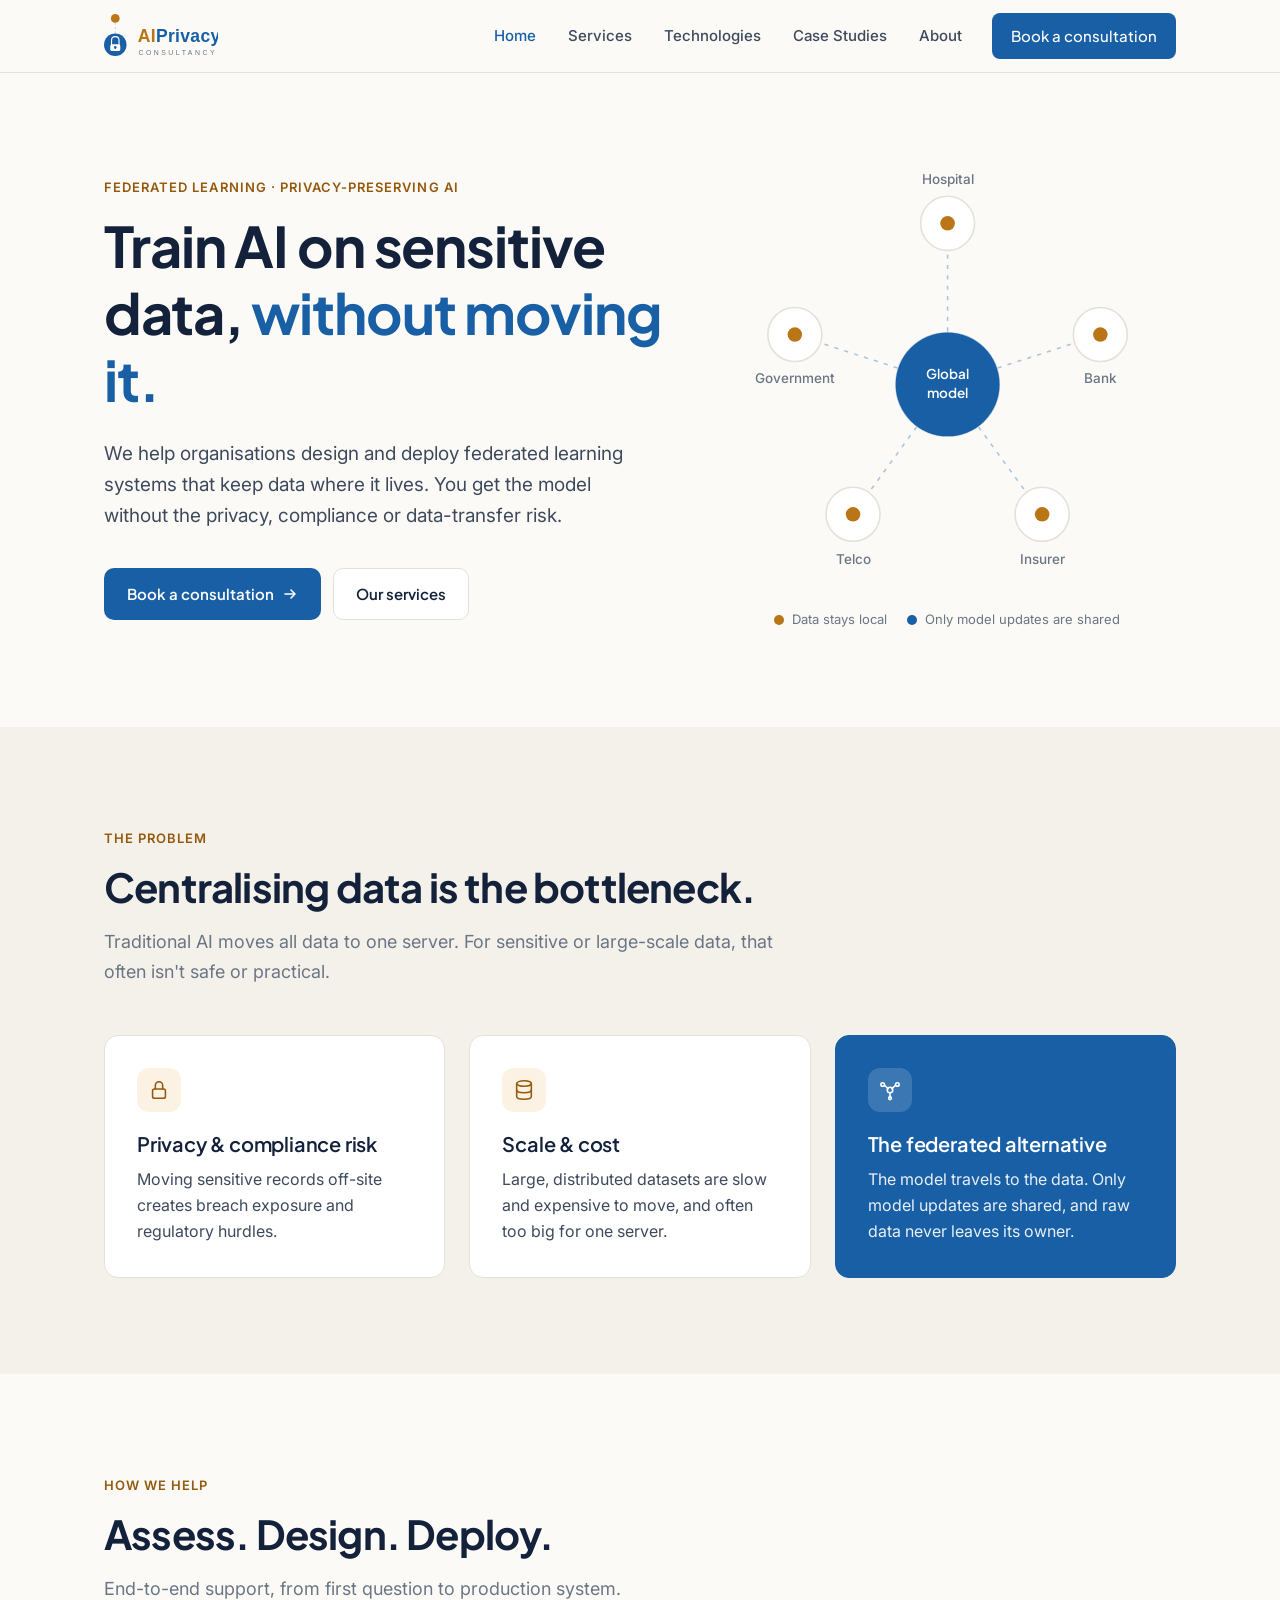
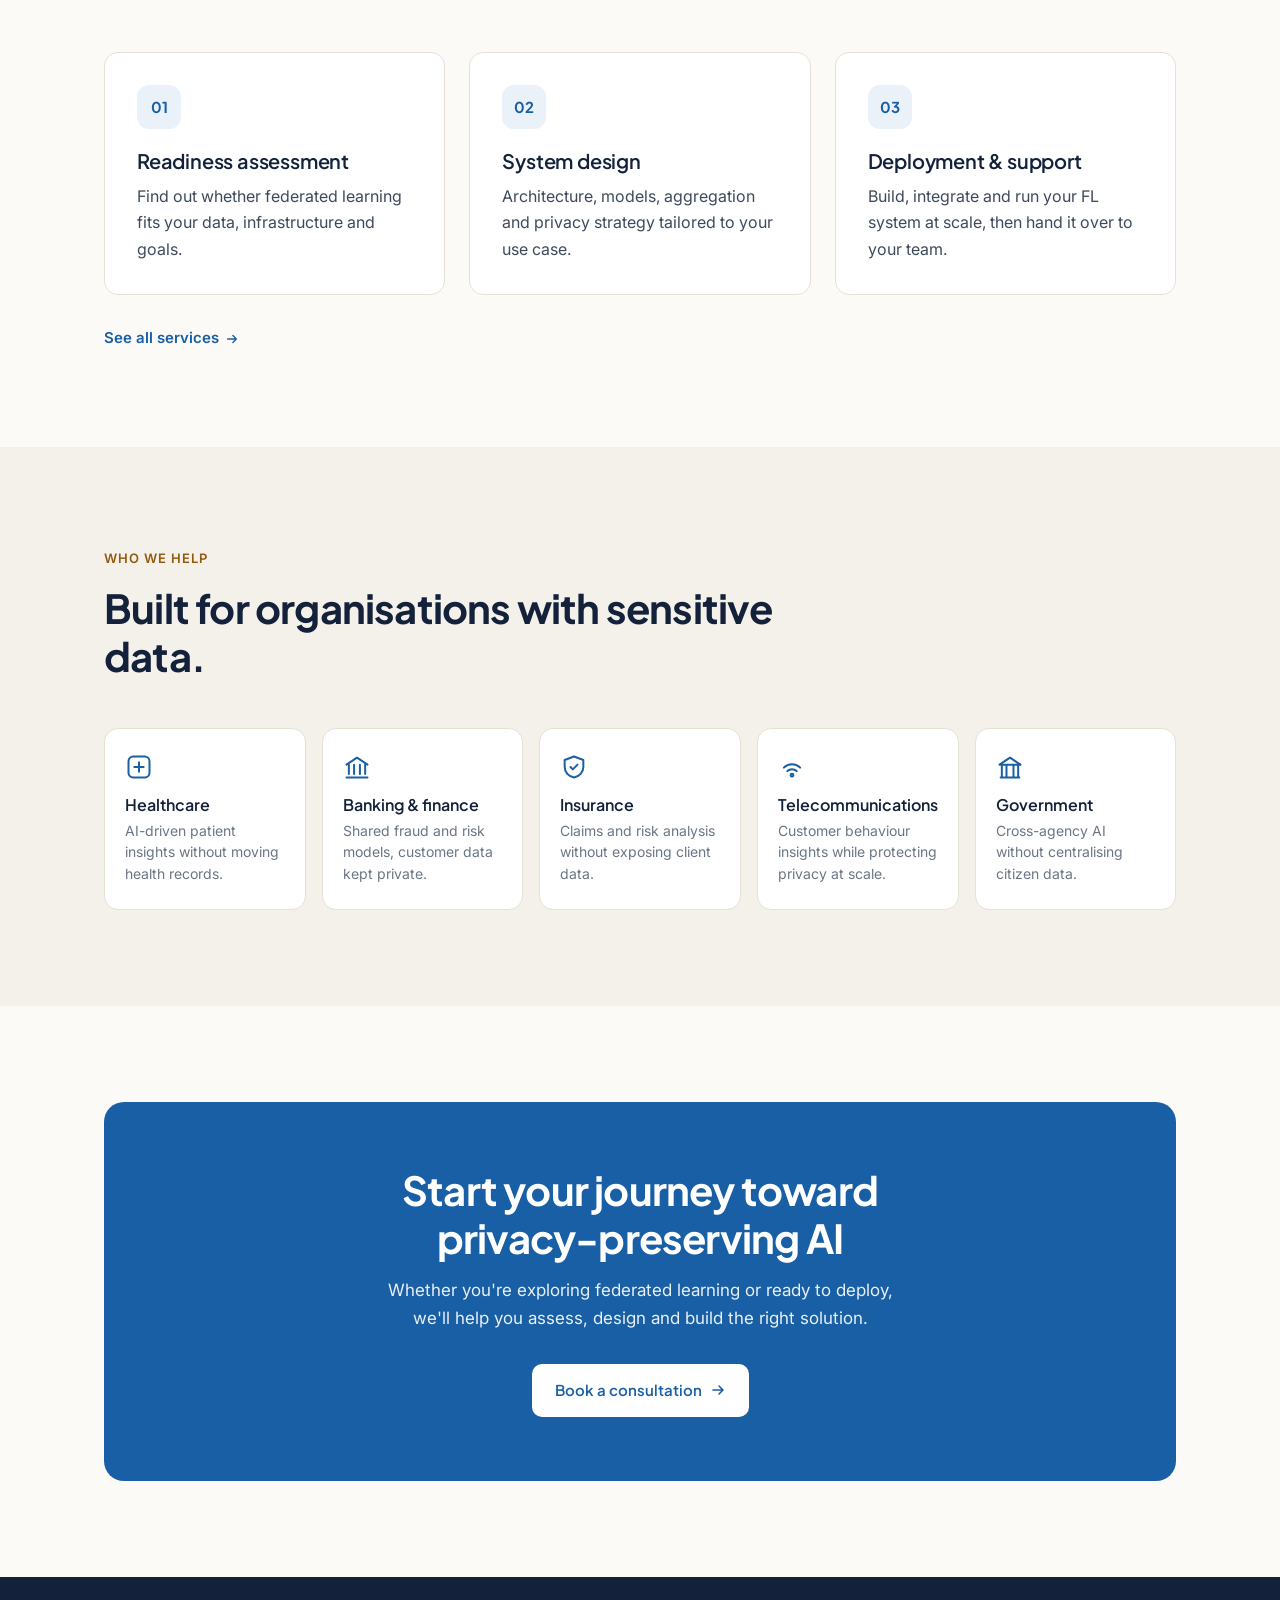
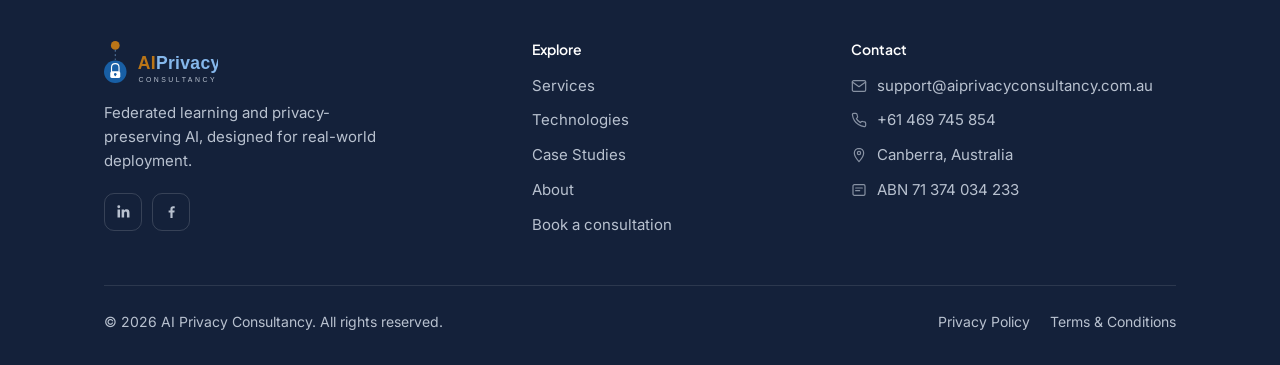
<file: index.html>
<!DOCTYPE html>
<html lang="en">
<head>
  <meta charset="UTF-8">
  <meta name="viewport" content="width=device-width, initial-scale=1.0">
  <title>AI Privacy Consultancy | Federated Learning Consulting</title>
  <meta name="description" content="We help organisations design and deploy federated learning systems that train AI on sensitive data without moving it.">
  <link rel="icon" type="image/svg+xml" href="images/logo_title.svg">
  <link rel="preconnect" href="https://fonts.googleapis.com">
  <link rel="preconnect" href="https://fonts.gstatic.com" crossorigin>
  <link href="https://fonts.googleapis.com/css2?family=Inter:wght@400;500;600&family=Plus+Jakarta+Sans:wght@600;700&display=swap" rel="stylesheet">
  <link rel="stylesheet" href="style.css?v=634c59dc">
</head>
<body>

  <header class="site-header">
    <div class="container nav">
      <a href="index.html" class="nav-logo" aria-label="AI Privacy Consultancy home">
        <img src="images/logo.svg" alt="AI Privacy Consultancy" width="182" height="70">
      </a>
      <button class="nav-toggle" aria-label="Open menu" aria-expanded="false" aria-controls="nav-links">
        <svg viewBox="0 0 24 24" fill="none" stroke="currentColor" stroke-width="2" stroke-linecap="round" aria-hidden="true"><path d="M4 7h16M4 12h16M4 17h16"/></svg>
      </button>
      <ul class="nav-links" id="nav-links">
        <li><a href="index.html" class="active" aria-current="page">Home</a></li>
        <li><a href="services.html">Services</a></li>
        <li><a href="technologies.html">Technologies</a></li>
        <li><a href="case-studies.html">Case Studies</a></li>
        <li><a href="about.html">About</a></li>
        <li><a href="contact.html" class="btn btn-primary">Book a consultation</a></li>
      </ul>
    </div>
  </header>

  <main>

    <section class="hero">
      <div class="container hero-grid">
        <div>
          <span class="eyebrow">Federated learning &middot; Privacy-preserving AI</span>
          <h1>Train AI on sensitive data, <span class="accent">without moving it.</span></h1>
          <p class="hero-lead">We help organisations design and deploy federated learning systems that keep data where it lives. You get the model without the privacy, compliance or data-transfer risk.</p>
          <div class="btn-row">
            <a href="contact.html" class="btn btn-primary">Book a consultation <svg viewBox="0 0 16 16" fill="none" aria-hidden="true"><path d="M3 8h10M9 4l4 4-4 4" stroke="currentColor" stroke-width="1.6" stroke-linecap="round" stroke-linejoin="round"/></svg></a>
            <a href="services.html" class="btn btn-secondary">Our services</a>
          </div>
        </div>

          <figure>
            <svg class="fl-diagram" viewBox="0 0 440 420" role="img" aria-label="Federated learning: five organisations train a shared model while their data stays local">
              <line class="link" x1="220" y1="60"  x2="220" y2="215"/>
              <line class="link" x1="367" y1="167" x2="220" y2="215"/>
              <line class="link" x1="311" y1="340" x2="220" y2="215"/>
              <line class="link" x1="129" y1="340" x2="220" y2="215"/>
              <line class="link" x1="73"  y1="167" x2="220" y2="215"/>

              <circle class="ring" cx="220" cy="215" r="50"/>
              <circle class="server" cx="220" cy="215" r="50"/>
              <text class="server-label" x="220" y="210" text-anchor="middle">Global</text>
              <text class="server-label" x="220" y="228" text-anchor="middle">model</text>

              <circle class="client" cx="220" cy="60"  r="26"/><circle class="data" cx="220" cy="60"  r="7"/>
              <circle class="client" cx="367" cy="167" r="26"/><circle class="data" cx="367" cy="167" r="7"/>
              <circle class="client" cx="311" cy="340" r="26"/><circle class="data" cx="311" cy="340" r="7"/>
              <circle class="client" cx="129" cy="340" r="26"/><circle class="data" cx="129" cy="340" r="7"/>
              <circle class="client" cx="73"  cy="167" r="26"/><circle class="data" cx="73"  cy="167" r="7"/>

              <text class="label" x="220" y="22"  text-anchor="middle">Hospital</text>
              <text class="label" x="367" y="214" text-anchor="middle">Bank</text>
              <text class="label" x="311" y="388" text-anchor="middle">Insurer</text>
              <text class="label" x="129" y="388" text-anchor="middle">Telco</text>
              <text class="label" x="73"  y="214" text-anchor="middle">Government</text>
            </svg>
            <figcaption class="legend">
              <span><i style="background:var(--amber)"></i>Data stays local</span>
              <span><i style="background:var(--blue)"></i>Only model updates are shared</span>
            </figcaption>
          </figure>
      </div>
    </section>

    <section class="section-sand">
      <div class="container">
        <div class="section-head">
          <span class="eyebrow">The problem</span>
          <h2>Centralising data is the bottleneck.</h2>
          <p>Traditional AI moves all data to one server. For sensitive or large-scale data, that often isn't safe or practical.</p>
        </div>
        <div class="grid-3">
          <div class="card reveal">
            <div class="icon-badge amber"><svg viewBox="0 0 24 24" fill="none" stroke="currentColor" stroke-width="1.7" stroke-linecap="round" stroke-linejoin="round" aria-hidden="true"><rect x="5" y="11" width="14" height="10" rx="2"/><path d="M8 11V7a4 4 0 0 1 8 0v4"/></svg></div>
            <h3>Privacy &amp; compliance risk</h3>
            <p>Moving sensitive records off-site creates breach exposure and regulatory hurdles.</p>
          </div>
          <div class="card reveal">
            <div class="icon-badge amber"><svg viewBox="0 0 24 24" fill="none" stroke="currentColor" stroke-width="1.7" stroke-linecap="round" stroke-linejoin="round" aria-hidden="true"><ellipse cx="12" cy="5" rx="8" ry="3"/><path d="M4 5v14c0 1.7 3.6 3 8 3s8-1.3 8-3V5"/><path d="M4 12c0 1.7 3.6 3 8 3s8-1.3 8-3"/></svg></div>
            <h3>Scale &amp; cost</h3>
            <p>Large, distributed datasets are slow and expensive to move, and often too big for one server.</p>
          </div>
          <div class="card card-feature reveal">
            <div class="icon-badge"><svg viewBox="0 0 24 24" fill="none" stroke="currentColor" stroke-width="1.7" stroke-linecap="round" stroke-linejoin="round" aria-hidden="true"><circle cx="12" cy="12" r="3"/><circle cx="4" cy="6" r="2"/><circle cx="20" cy="6" r="2"/><circle cx="12" cy="21" r="1.5"/><path d="M6 7l4 3.5M18 7l-4 3.5M12 15v4.5"/></svg></div>
            <h3>The federated alternative</h3>
            <p>The model travels to the data. Only model updates are shared, and raw data never leaves its owner.</p>
          </div>
        </div>
      </div>
    </section>

    <section>
      <div class="container">
        <div class="section-head">
          <span class="eyebrow">How we help</span>
          <h2>Assess. Design. Deploy.</h2>
          <p>End-to-end support, from first question to production system.</p>
        </div>
        <div class="grid-3">
          <div class="card reveal">
            <div class="icon-badge">01</div>
            <h3>Readiness assessment</h3>
            <p>Find out whether federated learning fits your data, infrastructure and goals.</p>
          </div>
          <div class="card reveal">
            <div class="icon-badge">02</div>
            <h3>System design</h3>
            <p>Architecture, models, aggregation and privacy strategy tailored to your use case.</p>
          </div>
          <div class="card reveal">
            <div class="icon-badge">03</div>
            <h3>Deployment &amp; support</h3>
            <p>Build, integrate and run your FL system at scale, then hand it over to your team.</p>
          </div>
        </div>
        <p style="margin-top:28px"><a href="services.html" class="text-link">See all services <svg viewBox="0 0 16 16" fill="none" aria-hidden="true"><path d="M3 8h10M9 4l4 4-4 4" stroke="currentColor" stroke-width="1.6" stroke-linecap="round" stroke-linejoin="round"/></svg></a></p>
      </div>
    </section>

    <section class="section-sand">
      <div class="container">
        <div class="section-head">
          <span class="eyebrow">Who we help</span>
          <h2>Built for organisations with sensitive data.</h2>
        </div>
        <div class="industries">
          <div class="industry reveal">
            <svg viewBox="0 0 24 24" fill="none" stroke="currentColor" stroke-width="1.7" stroke-linecap="round" stroke-linejoin="round" aria-hidden="true"><rect x="3" y="3" width="18" height="18" rx="4"/><path d="M12 8v8M8 12h8"/></svg>
            <h4>Healthcare</h4>
            <p>AI-driven patient insights without moving health records.</p>
          </div>
          <div class="industry reveal">
            <svg viewBox="0 0 24 24" fill="none" stroke="currentColor" stroke-width="1.7" stroke-linecap="round" stroke-linejoin="round" aria-hidden="true"><path d="M3 10l9-6 9 6"/><path d="M5 10v8M9.5 10v8M14.5 10v8M19 10v8M3 21h18"/></svg>
            <h4>Banking &amp; finance</h4>
            <p>Shared fraud and risk models, customer data kept private.</p>
          </div>
          <div class="industry reveal">
            <svg viewBox="0 0 24 24" fill="none" stroke="currentColor" stroke-width="1.7" stroke-linecap="round" stroke-linejoin="round" aria-hidden="true"><path d="M12 3l8 3v6c0 4.5-3.4 8.2-8 9-4.6-.8-8-4.5-8-9V6l8-3z"/><path d="M9 12l2 2 4-4"/></svg>
            <h4>Insurance</h4>
            <p>Claims and risk analysis without exposing client data.</p>
          </div>
          <div class="industry reveal">
            <svg viewBox="0 0 24 24" fill="none" stroke="currentColor" stroke-width="1.7" stroke-linecap="round" stroke-linejoin="round" aria-hidden="true"><path d="M5 12.5a10 10 0 0 1 14 0M8 15.5a6 6 0 0 1 8 0"/><circle cx="12" cy="19" r="1.2"/></svg>
            <h4>Telecommunications</h4>
            <p>Customer behaviour insights while protecting privacy at scale.</p>
          </div>
          <div class="industry reveal">
            <svg viewBox="0 0 24 24" fill="none" stroke="currentColor" stroke-width="1.7" stroke-linecap="round" stroke-linejoin="round" aria-hidden="true"><path d="M4 21h16M5 21V10M19 21V10M9 21V10M15 21V10M3 10h18L12 4 3 10z"/></svg>
            <h4>Government</h4>
            <p>Cross-agency AI without centralising citizen data.</p>
          </div>
        </div>
      </div>
    </section>


    <section class="cta-section">
      <div class="container">
        <div class="cta-band reveal">
          <h2>Start your journey toward privacy-preserving AI</h2>
          <p>Whether you're exploring federated learning or ready to deploy, we'll help you assess, design and build the right solution.</p>
          <div class="btn-row">
            <a href="contact.html" class="btn btn-light">Book a consultation <svg viewBox="0 0 16 16" fill="none" aria-hidden="true"><path d="M3 8h10M9 4l4 4-4 4" stroke="currentColor" stroke-width="1.6" stroke-linecap="round" stroke-linejoin="round"/></svg></a>
          </div>
        </div>
      </div>
    </section>

  </main>

  <footer class="site-footer">
    <div class="container">
      <div class="footer-grid">
        <div class="footer-brand">
          <img src="images/logo_footer.svg" alt="AI Privacy Consultancy" width="182" height="70">
          <p>Federated learning and privacy-preserving AI, designed for real-world deployment.</p>
          <div class="social">
            <a href="https://www.linkedin.com/company/aiprivacyconsultancy/about/" target="_blank" rel="noopener" aria-label="LinkedIn">
              <svg viewBox="0 0 24 24" fill="currentColor" aria-hidden="true"><path d="M20.45 20.45h-3.56v-5.57c0-1.33-.02-3.04-1.85-3.04-1.85 0-2.14 1.45-2.14 2.94v5.67H9.35V9h3.41v1.56h.05c.48-.9 1.64-1.85 3.37-1.85 3.6 0 4.27 2.37 4.27 5.46v6.28zM5.34 7.43a2.06 2.06 0 1 1 0-4.13 2.06 2.06 0 0 1 0 4.13zM7.12 20.45H3.56V9h3.56v11.45z"/></svg>
            </a>
            <a href="https://www.facebook.com/people/AIPrivacyConsultancy/61576410366729/" target="_blank" rel="noopener" aria-label="Facebook">
              <svg viewBox="0 0 24 24" fill="currentColor" aria-hidden="true"><path d="M13.5 21v-7.5h2.53l.38-2.93H13.5V8.7c0-.85.24-1.43 1.45-1.43h1.55V4.65a20.6 20.6 0 0 0-2.26-.12c-2.24 0-3.77 1.37-3.77 3.88v2.16H7.94v2.93h2.53V21h3.03z"/></svg>
            </a>
          </div>
        </div>

        <div class="footer-col">
          <h4>Explore</h4>
          <ul>
            <li><a href="services.html">Services</a></li>
            <li><a href="technologies.html">Technologies</a></li>
            <li><a href="case-studies.html">Case Studies</a></li>
            <li><a href="about.html">About</a></li>
            <li><a href="contact.html">Book a consultation</a></li>
          </ul>
        </div>

        <div class="footer-col">
          <h4>Contact</h4>
          <ul>
            <li>
              <svg viewBox="0 0 24 24" fill="none" stroke="currentColor" stroke-width="1.8" stroke-linecap="round" stroke-linejoin="round" aria-hidden="true"><rect x="2" y="4" width="20" height="16" rx="2"/><path d="M2 6l10 7 10-7"/></svg>
              <a href="mailto:support@aiprivacyconsultancy.com.au">support@aiprivacyconsultancy.com.au</a>
            </li>
            <li>
              <svg viewBox="0 0 24 24" fill="none" stroke="currentColor" stroke-width="1.8" stroke-linecap="round" stroke-linejoin="round" aria-hidden="true"><path d="M22 16.92v3a2 2 0 0 1-2.18 2 19.8 19.8 0 0 1-8.63-3.07 19.5 19.5 0 0 1-6-6A19.8 19.8 0 0 1 2.12 4.18 2 2 0 0 1 4.11 2h3a2 2 0 0 1 2 1.72c.13.96.36 1.9.7 2.81a2 2 0 0 1-.45 2.11L8.09 9.91a16 16 0 0 0 6 6l1.27-1.27a2 2 0 0 1 2.11-.45c.91.34 1.85.57 2.81.7A2 2 0 0 1 22 16.92z"/></svg>
              <a href="tel:+61469745854">+61 469 745 854</a>
            </li>
            <li>
              <svg viewBox="0 0 24 24" fill="none" stroke="currentColor" stroke-width="1.8" stroke-linecap="round" stroke-linejoin="round" aria-hidden="true"><path d="M12 2C8.13 2 5 5.13 5 9c0 5.25 7 13 7 13s7-7.75 7-13c0-3.87-3.13-7-7-7z"/><circle cx="12" cy="9" r="2.5"/></svg>
              <span>Canberra, Australia</span>
            </li>
            <li>
              <svg viewBox="0 0 24 24" fill="none" stroke="currentColor" stroke-width="1.8" stroke-linecap="round" stroke-linejoin="round" aria-hidden="true"><rect x="3" y="4" width="18" height="16" rx="2"/><path d="M7 9h10M7 13h6"/></svg>
              <span>ABN 71 374 034 233</span>
            </li>
          </ul>
        </div>
      </div>

      <div class="footer-bottom">
        <span>&copy; 2026 AI Privacy Consultancy. All rights reserved.</span>
        <nav aria-label="Legal">
          <a href="privacy.html">Privacy Policy</a>
          <a href="terms.html">Terms &amp; Conditions</a>
        </nav>
      </div>
    </div>
  </footer>

  <script src="main.js?v={asset_version('main.js')}"></script>

</body>
</html>
</file>
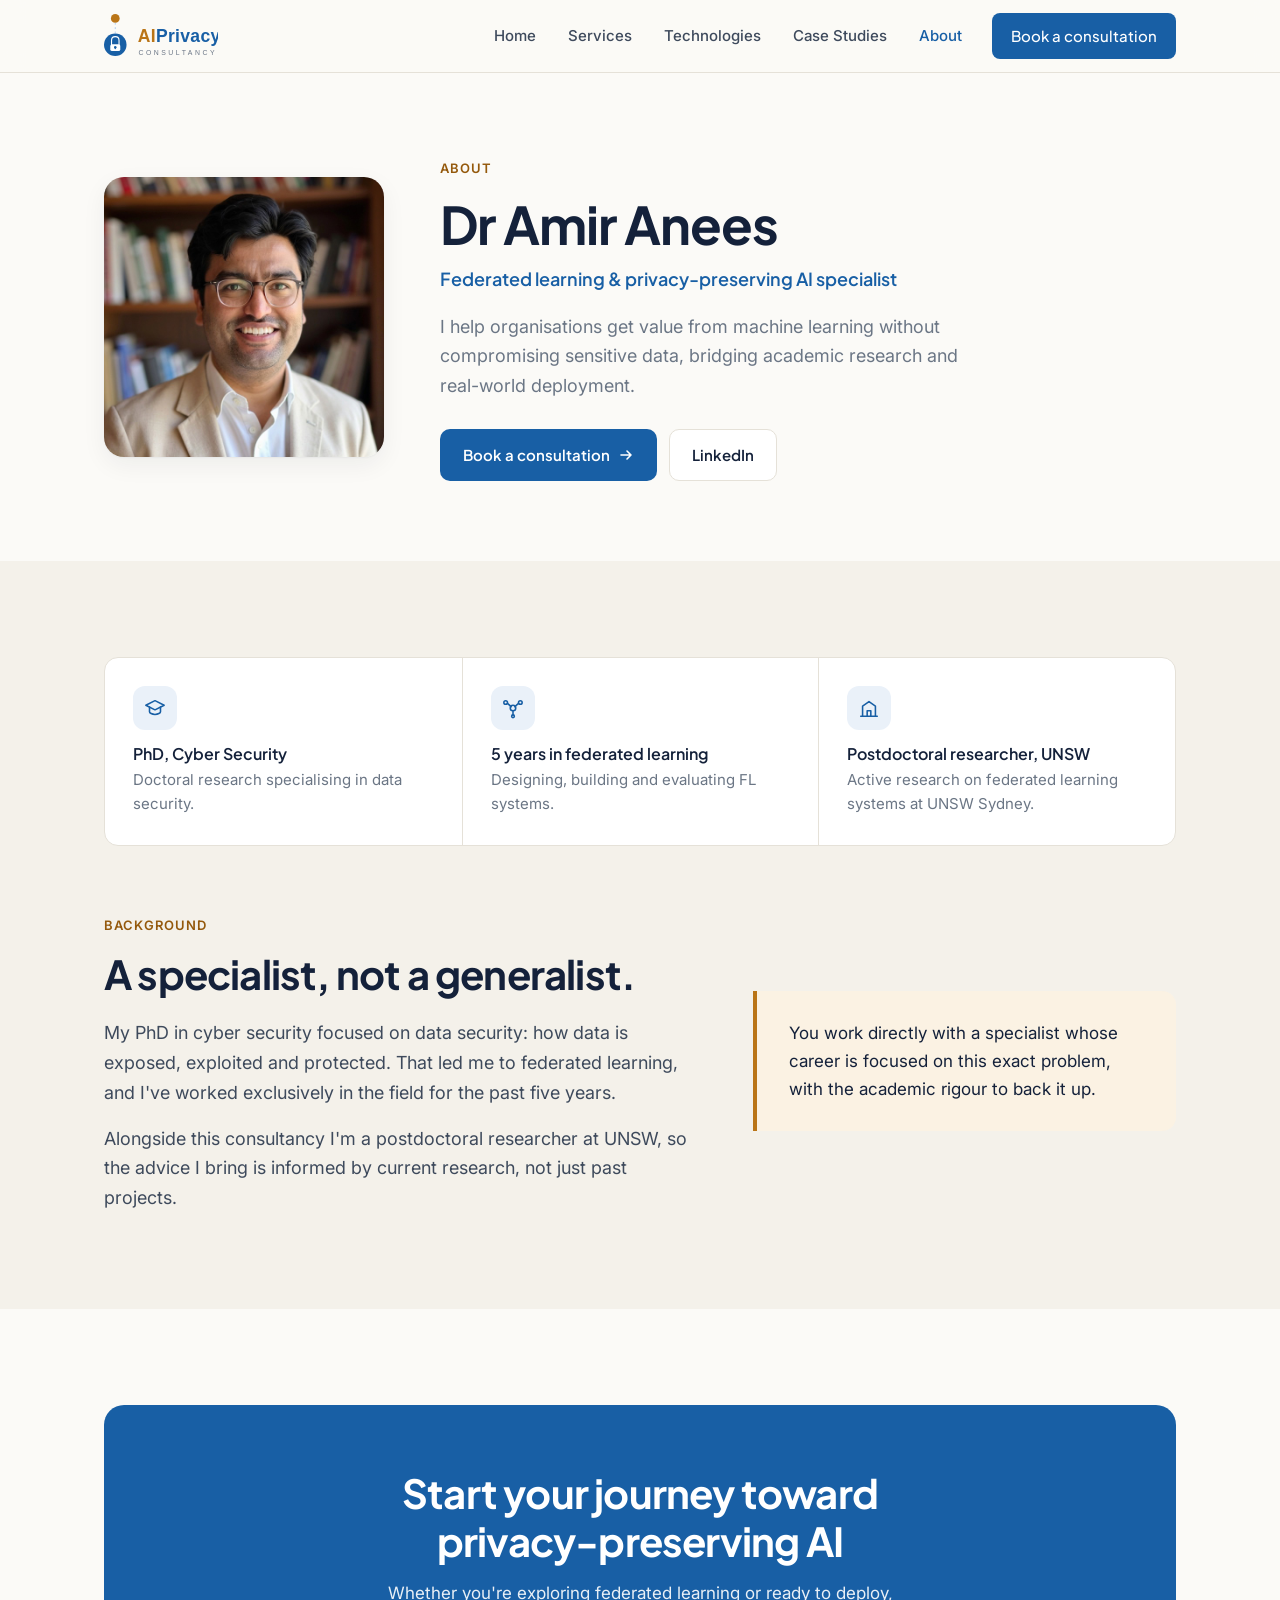
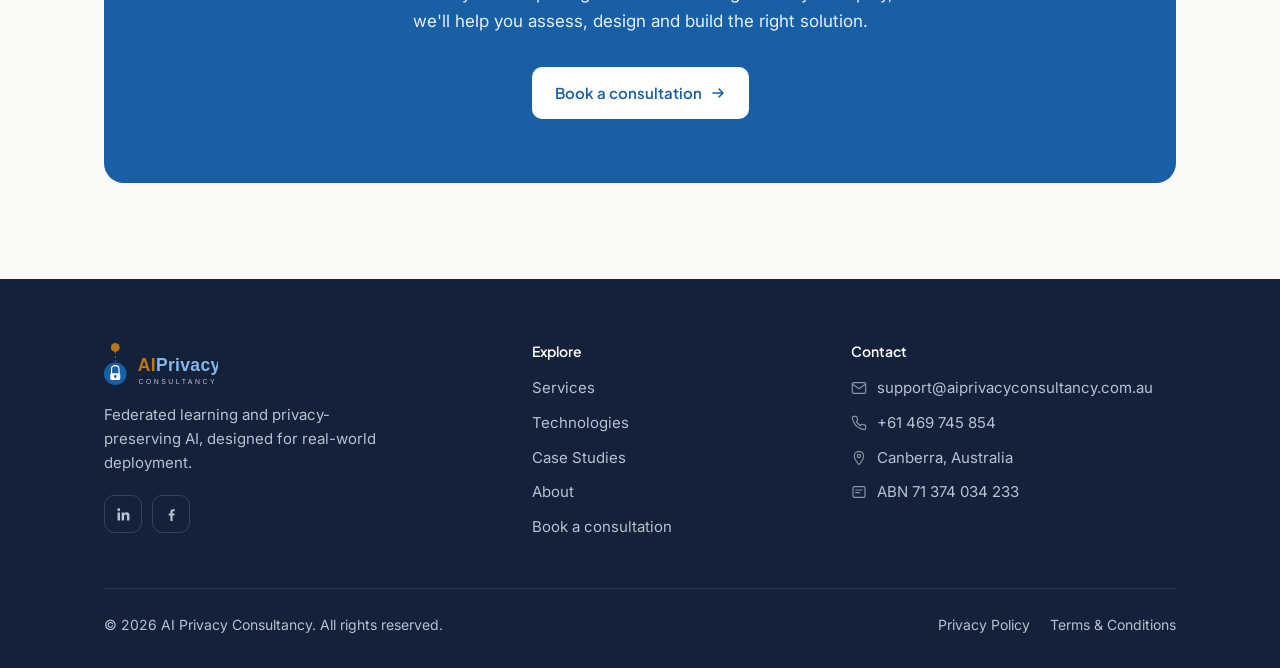
<file: about.html>
<!DOCTYPE html>
<html lang="en">
<head>
  <meta charset="UTF-8">
  <meta name="viewport" content="width=device-width, initial-scale=1.0">
  <title>About | AI Privacy Consultancy</title>
  <meta name="description" content="Dr Amir Anees: federated learning and privacy-preserving AI specialist, and postdoctoral researcher at UNSW.">
  <link rel="icon" type="image/svg+xml" href="images/logo_title.svg">
  <link rel="preconnect" href="https://fonts.googleapis.com">
  <link rel="preconnect" href="https://fonts.gstatic.com" crossorigin>
  <link href="https://fonts.googleapis.com/css2?family=Inter:wght@400;500;600&family=Plus+Jakarta+Sans:wght@600;700&display=swap" rel="stylesheet">
  <link rel="stylesheet" href="style.css?v=634c59dc">
</head>
<body>

  <header class="site-header">
    <div class="container nav">
      <a href="index.html" class="nav-logo" aria-label="AI Privacy Consultancy home">
        <img src="images/logo.svg" alt="AI Privacy Consultancy" width="182" height="70">
      </a>
      <button class="nav-toggle" aria-label="Open menu" aria-expanded="false" aria-controls="nav-links">
        <svg viewBox="0 0 24 24" fill="none" stroke="currentColor" stroke-width="2" stroke-linecap="round" aria-hidden="true"><path d="M4 7h16M4 12h16M4 17h16"/></svg>
      </button>
      <ul class="nav-links" id="nav-links">
        <li><a href="index.html">Home</a></li>
        <li><a href="services.html">Services</a></li>
        <li><a href="technologies.html">Technologies</a></li>
        <li><a href="case-studies.html">Case Studies</a></li>
        <li><a href="about.html" class="active" aria-current="page">About</a></li>
        <li><a href="contact.html" class="btn btn-primary">Book a consultation</a></li>
      </ul>
    </div>
  </header>

  <main>

    <section class="about-hero">
      <div class="container about-intro">
        <img class="about-photo" src="images/amir-anees.jpg" alt="Dr Amir Anees" width="280" height="280">
        <div>
          <span class="eyebrow">About</span>
          <h1>Dr Amir Anees</h1>
          <p class="about-role">Federated learning &amp; privacy-preserving AI specialist</p>
          <p class="lead">I help organisations get value from machine learning without compromising sensitive data, bridging academic research and real-world deployment.</p>
          <div class="btn-row">
            <a href="contact.html" class="btn btn-primary">Book a consultation <svg viewBox="0 0 16 16" fill="none" aria-hidden="true"><path d="M3 8h10M9 4l4 4-4 4" stroke="currentColor" stroke-width="1.6" stroke-linecap="round" stroke-linejoin="round"/></svg></a>
            <a href="https://www.linkedin.com/in/amir-anees-4b7036231/" target="_blank" rel="noopener" class="btn btn-secondary">LinkedIn</a>
          </div>
        </div>
      </div>
    </section>

    <section class="section-sand about-body">
      <div class="container">
        <div class="cred-strip reveal">
          <div class="cred">
            <div class="icon-badge"><svg viewBox="0 0 24 24" fill="none" stroke="currentColor" stroke-width="1.7" stroke-linecap="round" stroke-linejoin="round" aria-hidden="true"><path d="M2 9l10-5 10 5-10 5-10-5z"/><path d="M6 11v5c0 1.5 2.7 3 6 3s6-1.5 6-3v-5"/></svg></div>
            <h4>PhD, Cyber Security</h4>
            <p>Doctoral research specialising in data security.</p>
          </div>
          <div class="cred">
            <div class="icon-badge"><svg viewBox="0 0 24 24" fill="none" stroke="currentColor" stroke-width="1.7" stroke-linecap="round" stroke-linejoin="round" aria-hidden="true"><circle cx="12" cy="12" r="3"/><circle cx="4" cy="6" r="2"/><circle cx="20" cy="6" r="2"/><circle cx="12" cy="21" r="1.5"/><path d="M6 7l4 3.5M18 7l-4 3.5M12 15v4.5"/></svg></div>
            <h4>5 years in federated learning</h4>
            <p>Designing, building and evaluating FL systems.</p>
          </div>
          <div class="cred">
            <div class="icon-badge"><svg viewBox="0 0 24 24" fill="none" stroke="currentColor" stroke-width="1.7" stroke-linecap="round" stroke-linejoin="round" aria-hidden="true"><path d="M3 21h18M5 21V10l7-5 7 5v11"/><path d="M10 21v-6h4v6"/></svg></div>
            <h4>Postdoctoral researcher, UNSW</h4>
            <p>Active research on federated learning systems at UNSW Sydney.</p>
          </div>
        </div>

        <div class="about-text">
          <div>
          <span class="eyebrow">Background</span>
          <h2>A specialist, not a generalist.</h2>
          <p>My PhD in cyber security focused on data security: how data is exposed, exploited and protected. That led me to federated learning, and I've worked exclusively in the field for the past five years.</p>
          <p>Alongside this consultancy I'm a postdoctoral researcher at UNSW, so the advice I bring is informed by current research, not just past projects.</p>
          </div>
          <div class="callout">
            <p>You work directly with a specialist whose career is focused on this exact problem, with the academic rigour to back it up.</p>
          </div>
        </div>
      </div>
    </section>


    <section class="cta-section">
      <div class="container">
        <div class="cta-band reveal">
          <h2>Start your journey toward privacy-preserving AI</h2>
          <p>Whether you're exploring federated learning or ready to deploy, we'll help you assess, design and build the right solution.</p>
          <div class="btn-row">
            <a href="contact.html" class="btn btn-light">Book a consultation <svg viewBox="0 0 16 16" fill="none" aria-hidden="true"><path d="M3 8h10M9 4l4 4-4 4" stroke="currentColor" stroke-width="1.6" stroke-linecap="round" stroke-linejoin="round"/></svg></a>
          </div>
        </div>
      </div>
    </section>

  </main>

  <footer class="site-footer">
    <div class="container">
      <div class="footer-grid">
        <div class="footer-brand">
          <img src="images/logo_footer.svg" alt="AI Privacy Consultancy" width="182" height="70">
          <p>Federated learning and privacy-preserving AI, designed for real-world deployment.</p>
          <div class="social">
            <a href="https://www.linkedin.com/company/aiprivacyconsultancy/about/" target="_blank" rel="noopener" aria-label="LinkedIn">
              <svg viewBox="0 0 24 24" fill="currentColor" aria-hidden="true"><path d="M20.45 20.45h-3.56v-5.57c0-1.33-.02-3.04-1.85-3.04-1.85 0-2.14 1.45-2.14 2.94v5.67H9.35V9h3.41v1.56h.05c.48-.9 1.64-1.85 3.37-1.85 3.6 0 4.27 2.37 4.27 5.46v6.28zM5.34 7.43a2.06 2.06 0 1 1 0-4.13 2.06 2.06 0 0 1 0 4.13zM7.12 20.45H3.56V9h3.56v11.45z"/></svg>
            </a>
            <a href="https://www.facebook.com/people/AIPrivacyConsultancy/61576410366729/" target="_blank" rel="noopener" aria-label="Facebook">
              <svg viewBox="0 0 24 24" fill="currentColor" aria-hidden="true"><path d="M13.5 21v-7.5h2.53l.38-2.93H13.5V8.7c0-.85.24-1.43 1.45-1.43h1.55V4.65a20.6 20.6 0 0 0-2.26-.12c-2.24 0-3.77 1.37-3.77 3.88v2.16H7.94v2.93h2.53V21h3.03z"/></svg>
            </a>
          </div>
        </div>

        <div class="footer-col">
          <h4>Explore</h4>
          <ul>
            <li><a href="services.html">Services</a></li>
            <li><a href="technologies.html">Technologies</a></li>
            <li><a href="case-studies.html">Case Studies</a></li>
            <li><a href="about.html">About</a></li>
            <li><a href="contact.html">Book a consultation</a></li>
          </ul>
        </div>

        <div class="footer-col">
          <h4>Contact</h4>
          <ul>
            <li>
              <svg viewBox="0 0 24 24" fill="none" stroke="currentColor" stroke-width="1.8" stroke-linecap="round" stroke-linejoin="round" aria-hidden="true"><rect x="2" y="4" width="20" height="16" rx="2"/><path d="M2 6l10 7 10-7"/></svg>
              <a href="mailto:support@aiprivacyconsultancy.com.au">support@aiprivacyconsultancy.com.au</a>
            </li>
            <li>
              <svg viewBox="0 0 24 24" fill="none" stroke="currentColor" stroke-width="1.8" stroke-linecap="round" stroke-linejoin="round" aria-hidden="true"><path d="M22 16.92v3a2 2 0 0 1-2.18 2 19.8 19.8 0 0 1-8.63-3.07 19.5 19.5 0 0 1-6-6A19.8 19.8 0 0 1 2.12 4.18 2 2 0 0 1 4.11 2h3a2 2 0 0 1 2 1.72c.13.96.36 1.9.7 2.81a2 2 0 0 1-.45 2.11L8.09 9.91a16 16 0 0 0 6 6l1.27-1.27a2 2 0 0 1 2.11-.45c.91.34 1.85.57 2.81.7A2 2 0 0 1 22 16.92z"/></svg>
              <a href="tel:+61469745854">+61 469 745 854</a>
            </li>
            <li>
              <svg viewBox="0 0 24 24" fill="none" stroke="currentColor" stroke-width="1.8" stroke-linecap="round" stroke-linejoin="round" aria-hidden="true"><path d="M12 2C8.13 2 5 5.13 5 9c0 5.25 7 13 7 13s7-7.75 7-13c0-3.87-3.13-7-7-7z"/><circle cx="12" cy="9" r="2.5"/></svg>
              <span>Canberra, Australia</span>
            </li>
            <li>
              <svg viewBox="0 0 24 24" fill="none" stroke="currentColor" stroke-width="1.8" stroke-linecap="round" stroke-linejoin="round" aria-hidden="true"><rect x="3" y="4" width="18" height="16" rx="2"/><path d="M7 9h10M7 13h6"/></svg>
              <span>ABN 71 374 034 233</span>
            </li>
          </ul>
        </div>
      </div>

      <div class="footer-bottom">
        <span>&copy; 2026 AI Privacy Consultancy. All rights reserved.</span>
        <nav aria-label="Legal">
          <a href="privacy.html">Privacy Policy</a>
          <a href="terms.html">Terms &amp; Conditions</a>
        </nav>
      </div>
    </div>
  </footer>

  <script src="main.js?v={asset_version('main.js')}"></script>

</body>
</html>
</file>
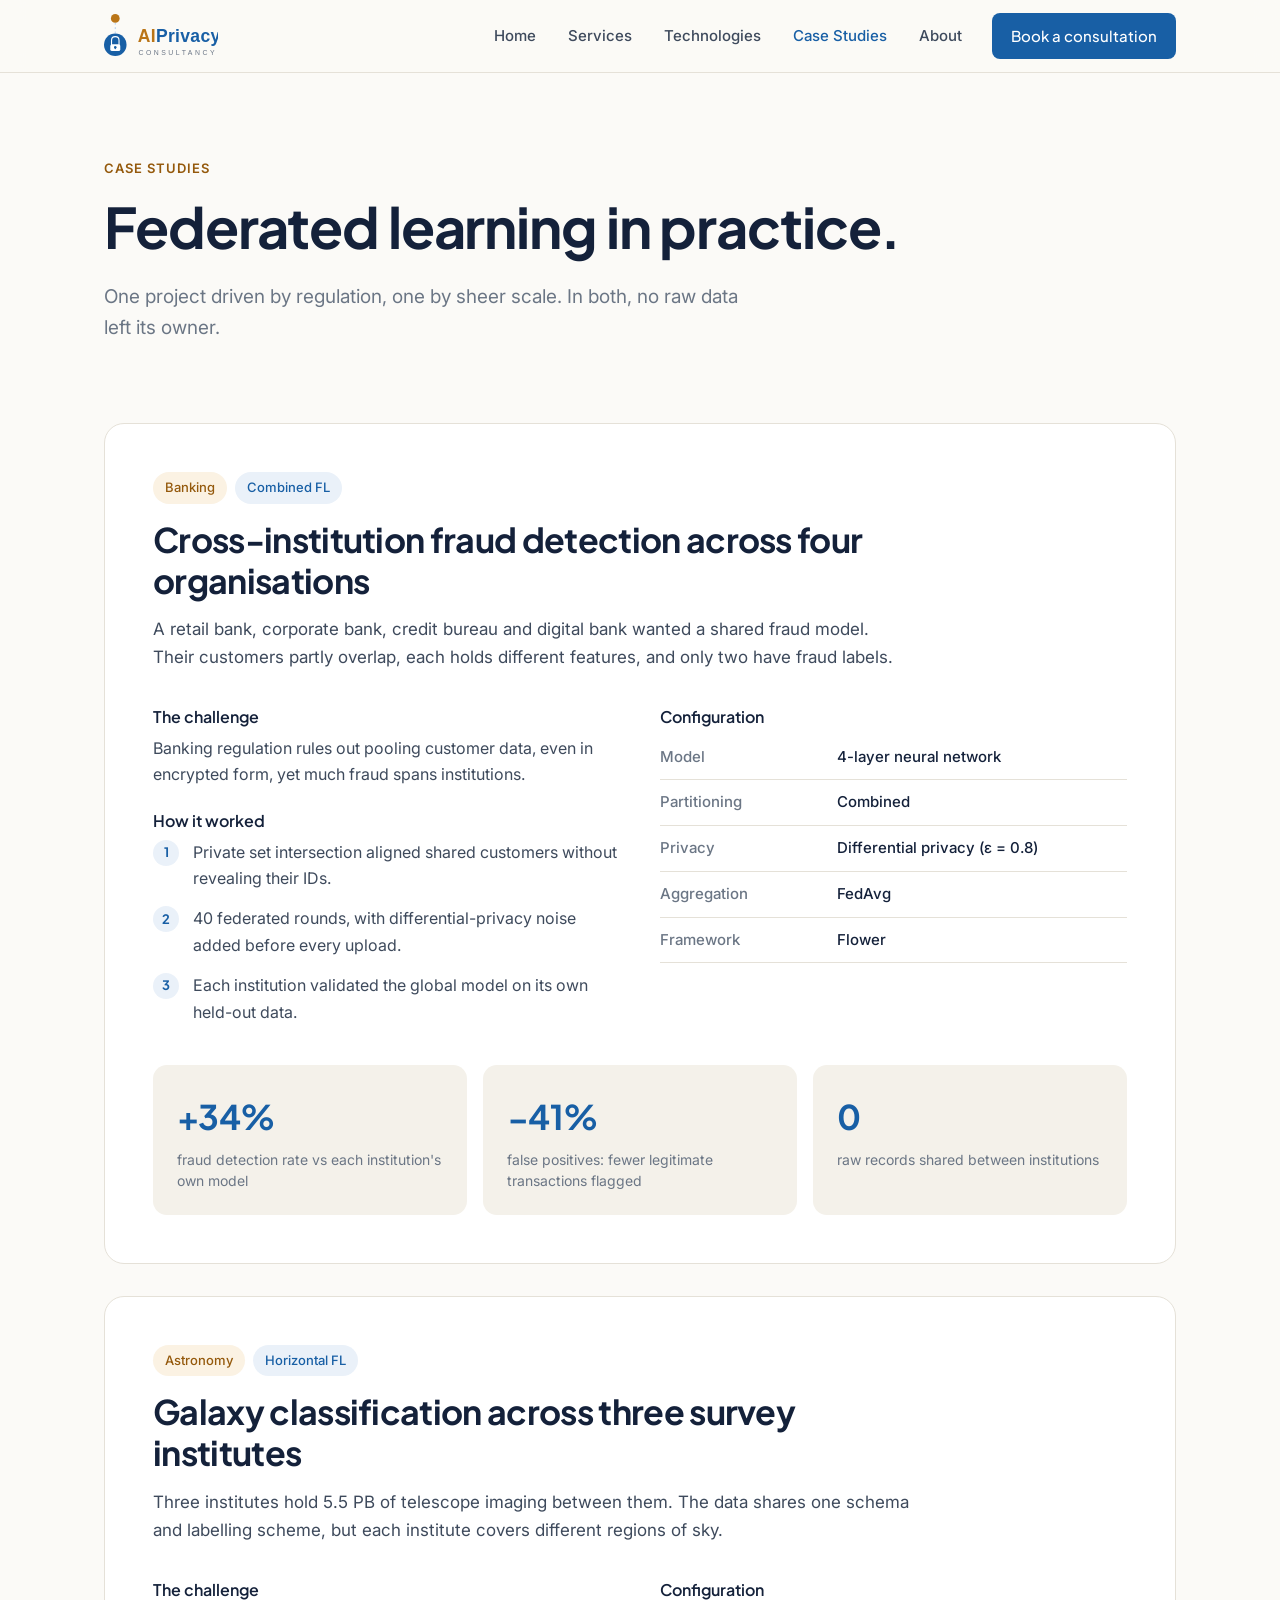
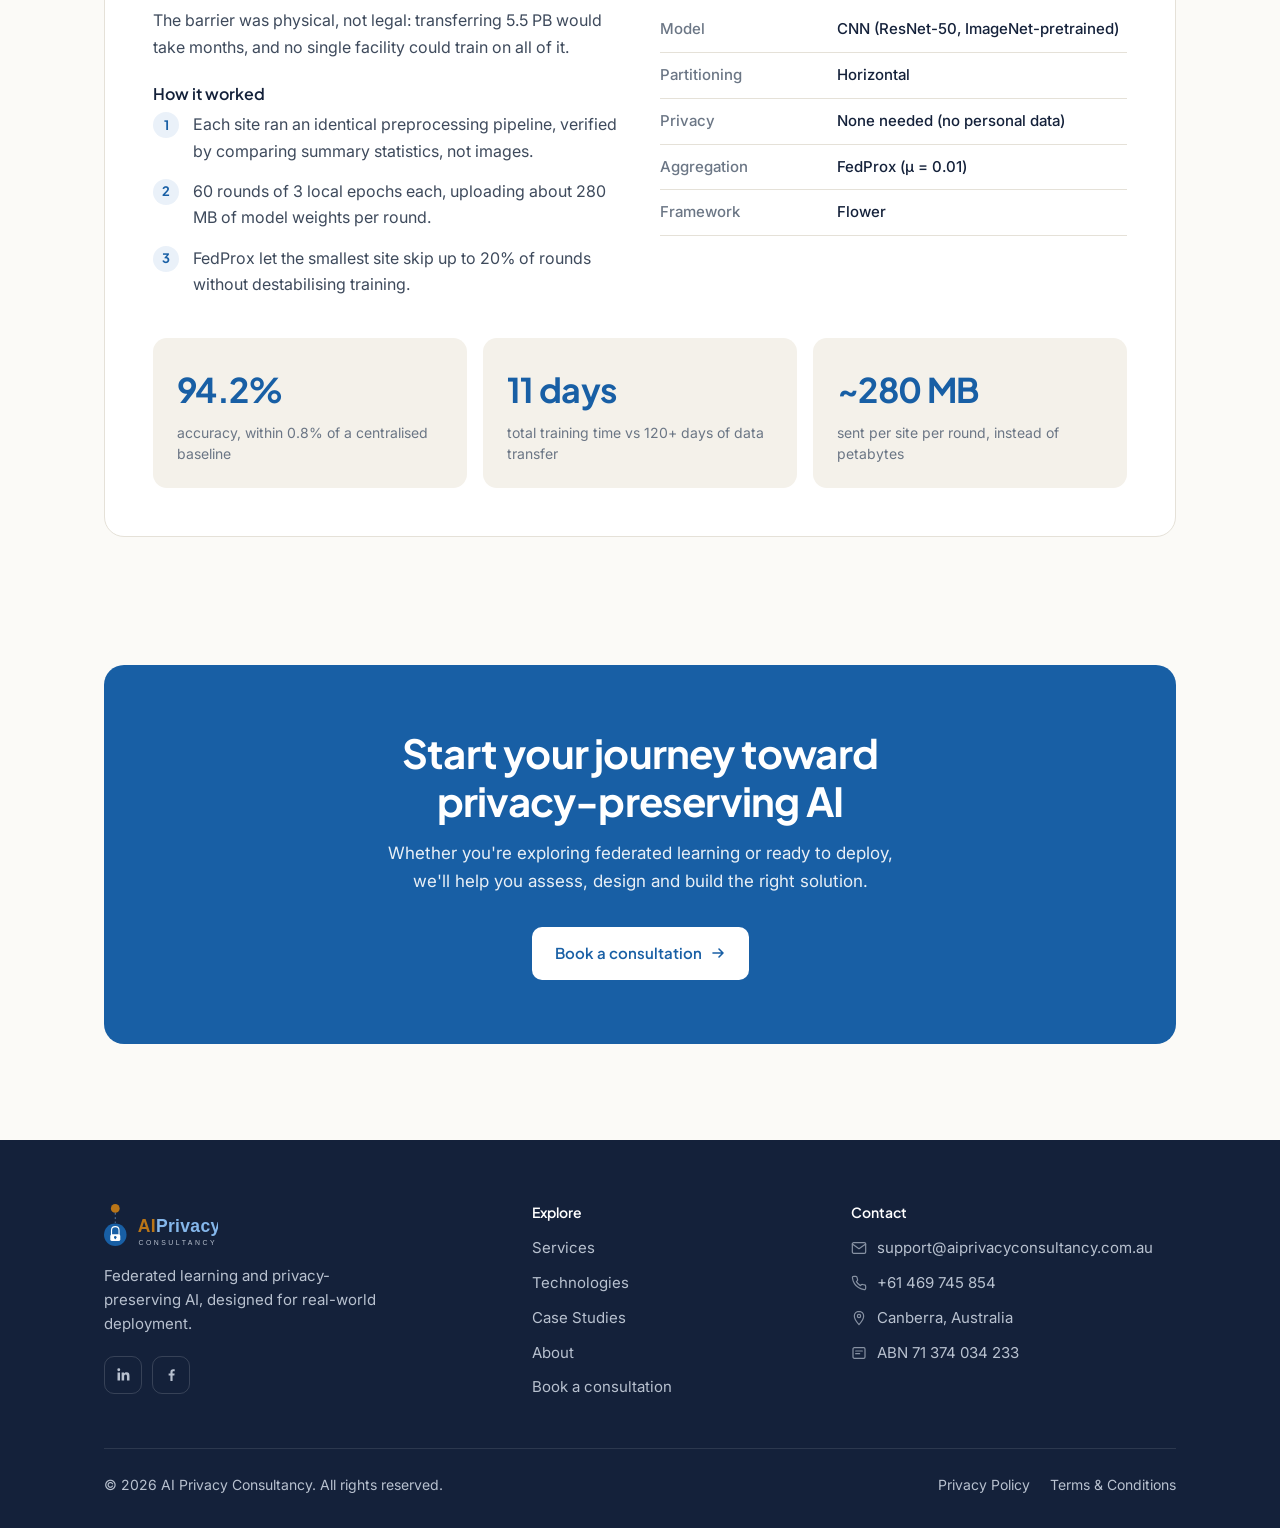
<file: case-studies.html>
<!DOCTYPE html>
<html lang="en">
<head>
  <meta charset="UTF-8">
  <meta name="viewport" content="width=device-width, initial-scale=1.0">
  <title>Case Studies | AI Privacy Consultancy</title>
  <meta name="description" content="How federated learning enabled cross-institution fraud detection and petabyte-scale galaxy classification without moving raw data.">
  <link rel="icon" type="image/svg+xml" href="images/logo_title.svg">
  <link rel="preconnect" href="https://fonts.googleapis.com">
  <link rel="preconnect" href="https://fonts.gstatic.com" crossorigin>
  <link href="https://fonts.googleapis.com/css2?family=Inter:wght@400;500;600&family=Plus+Jakarta+Sans:wght@600;700&display=swap" rel="stylesheet">
  <link rel="stylesheet" href="style.css?v=634c59dc">
</head>
<body>

  <header class="site-header">
    <div class="container nav">
      <a href="index.html" class="nav-logo" aria-label="AI Privacy Consultancy home">
        <img src="images/logo.svg" alt="AI Privacy Consultancy" width="182" height="70">
      </a>
      <button class="nav-toggle" aria-label="Open menu" aria-expanded="false" aria-controls="nav-links">
        <svg viewBox="0 0 24 24" fill="none" stroke="currentColor" stroke-width="2" stroke-linecap="round" aria-hidden="true"><path d="M4 7h16M4 12h16M4 17h16"/></svg>
      </button>
      <ul class="nav-links" id="nav-links">
        <li><a href="index.html">Home</a></li>
        <li><a href="services.html">Services</a></li>
        <li><a href="technologies.html">Technologies</a></li>
        <li><a href="case-studies.html" class="active" aria-current="page">Case Studies</a></li>
        <li><a href="about.html">About</a></li>
        <li><a href="contact.html" class="btn btn-primary">Book a consultation</a></li>
      </ul>
    </div>
  </header>

  <main>

    <section class="page-hero">
      <div class="container">
        <span class="eyebrow">Case studies</span>
        <h1>Federated learning in practice.</h1>
        <p class="lead">One project driven by regulation, one by sheer scale. In both, no raw data left its owner.</p>
      </div>
    </section>

    <section style="padding-top:24px">
      <div class="container">

        <article class="case reveal">
          <div class="case-head">
            <div class="chips"><span class="chip">Banking</span><span class="chip blue">Combined FL</span></div>
            <h2>Cross-institution fraud detection across four organisations</h2>
            <p>A retail bank, corporate bank, credit bureau and digital bank wanted a shared fraud model. Their customers partly overlap, each holds different features, and only two have fraud labels.</p>
          </div>
          <div class="case-body">
            <div>
              <h4>The challenge</h4>
              <p>Banking regulation rules out pooling customer data, even in encrypted form, yet much fraud spans institutions.</p>
              <h4>How it worked</h4>
              <ol class="steps">
              <li>Private set intersection aligned shared customers without revealing their IDs.</li>
              <li>40 federated rounds, with differential-privacy noise added before every upload.</li>
              <li>Each institution validated the global model on its own held-out data.</li>
              </ol>
            </div>
            <div>
              <h4>Configuration</h4>
              <table class="spec-table">
                <tr><th>Model</th><td>4-layer neural network</td></tr>
                <tr><th>Partitioning</th><td>Combined</td></tr>
                <tr><th>Privacy</th><td>Differential privacy (&epsilon; = 0.8)</td></tr>
                <tr><th>Aggregation</th><td>FedAvg</td></tr>
                <tr><th>Framework</th><td>Flower</td></tr>
              </table>
            </div>
          </div>
          <div class="stats">
          <div class="stat"><strong>+34%</strong><span>fraud detection rate vs each institution's own model</span></div>
          <div class="stat"><strong>&minus;41%</strong><span>false positives: fewer legitimate transactions flagged</span></div>
          <div class="stat"><strong>0</strong><span>raw records shared between institutions</span></div>
          </div>
        </article>

        <article class="case reveal">
          <div class="case-head">
            <div class="chips"><span class="chip">Astronomy</span><span class="chip blue">Horizontal FL</span></div>
            <h2>Galaxy classification across three survey institutes</h2>
            <p>Three institutes hold 5.5 PB of telescope imaging between them. The data shares one schema and labelling scheme, but each institute covers different regions of sky.</p>
          </div>
          <div class="case-body">
            <div>
              <h4>The challenge</h4>
              <p>The barrier was physical, not legal: transferring 5.5 PB would take months, and no single facility could train on all of it.</p>
              <h4>How it worked</h4>
              <ol class="steps">
              <li>Each site ran an identical preprocessing pipeline, verified by comparing summary statistics, not images.</li>
              <li>60 rounds of 3 local epochs each, uploading about 280 MB of model weights per round.</li>
              <li>FedProx let the smallest site skip up to 20% of rounds without destabilising training.</li>
              </ol>
            </div>
            <div>
              <h4>Configuration</h4>
              <table class="spec-table">
                <tr><th>Model</th><td>CNN (ResNet-50, ImageNet-pretrained)</td></tr>
                <tr><th>Partitioning</th><td>Horizontal</td></tr>
                <tr><th>Privacy</th><td>None needed (no personal data)</td></tr>
                <tr><th>Aggregation</th><td>FedProx (&mu; = 0.01)</td></tr>
                <tr><th>Framework</th><td>Flower</td></tr>
              </table>
            </div>
          </div>
          <div class="stats">
          <div class="stat"><strong>94.2%</strong><span>accuracy, within 0.8% of a centralised baseline</span></div>
          <div class="stat"><strong>11 days</strong><span>total training time vs 120+ days of data transfer</span></div>
          <div class="stat"><strong>~280 MB</strong><span>sent per site per round, instead of petabytes</span></div>
          </div>
        </article>
      </div>
    </section>

    <section class="cta-section">
      <div class="container">
        <div class="cta-band reveal">
          <h2>Start your journey toward privacy-preserving AI</h2>
          <p>Whether you're exploring federated learning or ready to deploy, we'll help you assess, design and build the right solution.</p>
          <div class="btn-row">
            <a href="contact.html" class="btn btn-light">Book a consultation <svg viewBox="0 0 16 16" fill="none" aria-hidden="true"><path d="M3 8h10M9 4l4 4-4 4" stroke="currentColor" stroke-width="1.6" stroke-linecap="round" stroke-linejoin="round"/></svg></a>
          </div>
        </div>
      </div>
    </section>

  </main>

  <footer class="site-footer">
    <div class="container">
      <div class="footer-grid">
        <div class="footer-brand">
          <img src="images/logo_footer.svg" alt="AI Privacy Consultancy" width="182" height="70">
          <p>Federated learning and privacy-preserving AI, designed for real-world deployment.</p>
          <div class="social">
            <a href="https://www.linkedin.com/company/aiprivacyconsultancy/about/" target="_blank" rel="noopener" aria-label="LinkedIn">
              <svg viewBox="0 0 24 24" fill="currentColor" aria-hidden="true"><path d="M20.45 20.45h-3.56v-5.57c0-1.33-.02-3.04-1.85-3.04-1.85 0-2.14 1.45-2.14 2.94v5.67H9.35V9h3.41v1.56h.05c.48-.9 1.64-1.85 3.37-1.85 3.6 0 4.27 2.37 4.27 5.46v6.28zM5.34 7.43a2.06 2.06 0 1 1 0-4.13 2.06 2.06 0 0 1 0 4.13zM7.12 20.45H3.56V9h3.56v11.45z"/></svg>
            </a>
            <a href="https://www.facebook.com/people/AIPrivacyConsultancy/61576410366729/" target="_blank" rel="noopener" aria-label="Facebook">
              <svg viewBox="0 0 24 24" fill="currentColor" aria-hidden="true"><path d="M13.5 21v-7.5h2.53l.38-2.93H13.5V8.7c0-.85.24-1.43 1.45-1.43h1.55V4.65a20.6 20.6 0 0 0-2.26-.12c-2.24 0-3.77 1.37-3.77 3.88v2.16H7.94v2.93h2.53V21h3.03z"/></svg>
            </a>
          </div>
        </div>

        <div class="footer-col">
          <h4>Explore</h4>
          <ul>
            <li><a href="services.html">Services</a></li>
            <li><a href="technologies.html">Technologies</a></li>
            <li><a href="case-studies.html">Case Studies</a></li>
            <li><a href="about.html">About</a></li>
            <li><a href="contact.html">Book a consultation</a></li>
          </ul>
        </div>

        <div class="footer-col">
          <h4>Contact</h4>
          <ul>
            <li>
              <svg viewBox="0 0 24 24" fill="none" stroke="currentColor" stroke-width="1.8" stroke-linecap="round" stroke-linejoin="round" aria-hidden="true"><rect x="2" y="4" width="20" height="16" rx="2"/><path d="M2 6l10 7 10-7"/></svg>
              <a href="mailto:support@aiprivacyconsultancy.com.au">support@aiprivacyconsultancy.com.au</a>
            </li>
            <li>
              <svg viewBox="0 0 24 24" fill="none" stroke="currentColor" stroke-width="1.8" stroke-linecap="round" stroke-linejoin="round" aria-hidden="true"><path d="M22 16.92v3a2 2 0 0 1-2.18 2 19.8 19.8 0 0 1-8.63-3.07 19.5 19.5 0 0 1-6-6A19.8 19.8 0 0 1 2.12 4.18 2 2 0 0 1 4.11 2h3a2 2 0 0 1 2 1.72c.13.96.36 1.9.7 2.81a2 2 0 0 1-.45 2.11L8.09 9.91a16 16 0 0 0 6 6l1.27-1.27a2 2 0 0 1 2.11-.45c.91.34 1.85.57 2.81.7A2 2 0 0 1 22 16.92z"/></svg>
              <a href="tel:+61469745854">+61 469 745 854</a>
            </li>
            <li>
              <svg viewBox="0 0 24 24" fill="none" stroke="currentColor" stroke-width="1.8" stroke-linecap="round" stroke-linejoin="round" aria-hidden="true"><path d="M12 2C8.13 2 5 5.13 5 9c0 5.25 7 13 7 13s7-7.75 7-13c0-3.87-3.13-7-7-7z"/><circle cx="12" cy="9" r="2.5"/></svg>
              <span>Canberra, Australia</span>
            </li>
            <li>
              <svg viewBox="0 0 24 24" fill="none" stroke="currentColor" stroke-width="1.8" stroke-linecap="round" stroke-linejoin="round" aria-hidden="true"><rect x="3" y="4" width="18" height="16" rx="2"/><path d="M7 9h10M7 13h6"/></svg>
              <span>ABN 71 374 034 233</span>
            </li>
          </ul>
        </div>
      </div>

      <div class="footer-bottom">
        <span>&copy; 2026 AI Privacy Consultancy. All rights reserved.</span>
        <nav aria-label="Legal">
          <a href="privacy.html">Privacy Policy</a>
          <a href="terms.html">Terms &amp; Conditions</a>
        </nav>
      </div>
    </div>
  </footer>

  <script src="main.js?v={asset_version('main.js')}"></script>

</body>
</html>
</file>
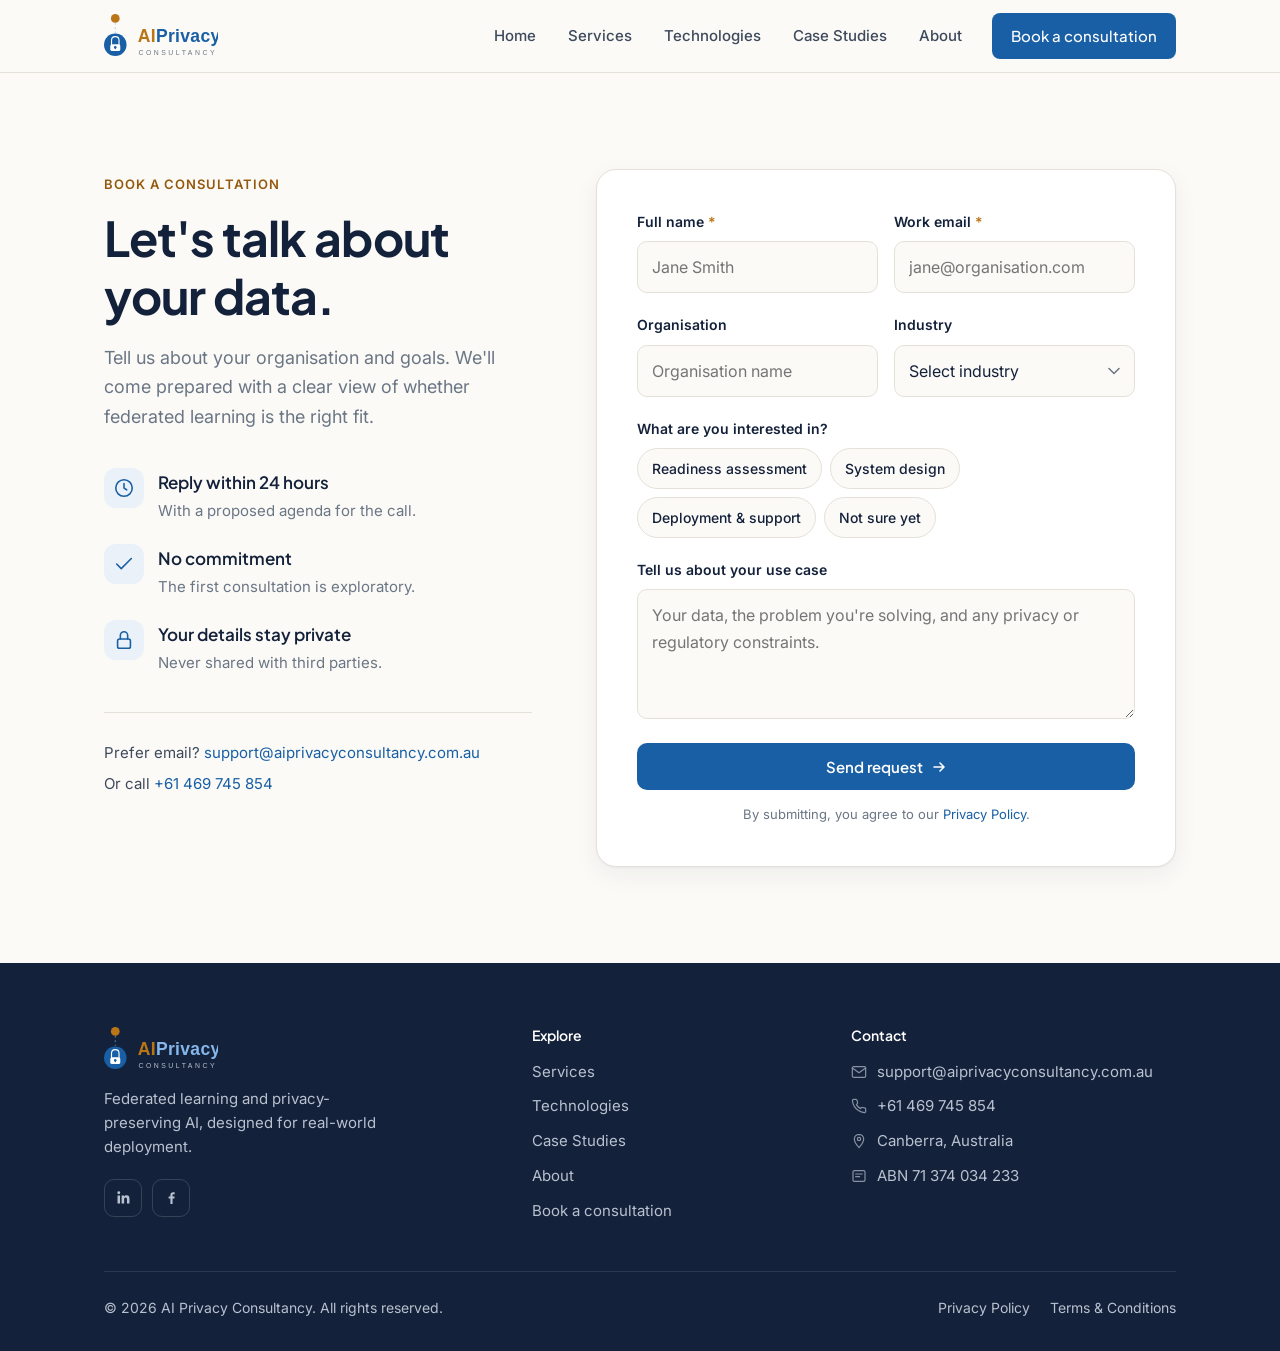
<file: contact.html>
<!DOCTYPE html>
<html lang="en">
<head>
  <meta charset="UTF-8">
  <meta name="viewport" content="width=device-width, initial-scale=1.0">
  <title>Book a Consultation | AI Privacy Consultancy</title>
  <meta name="description" content="Tell us about your data and goals. We'll respond within 24 hours.">
  <link rel="icon" type="image/svg+xml" href="images/logo_title.svg">
  <link rel="preconnect" href="https://fonts.googleapis.com">
  <link rel="preconnect" href="https://fonts.gstatic.com" crossorigin>
  <link href="https://fonts.googleapis.com/css2?family=Inter:wght@400;500;600&family=Plus+Jakarta+Sans:wght@600;700&display=swap" rel="stylesheet">
  <link rel="stylesheet" href="style.css?v=634c59dc">
</head>
<body>

  <header class="site-header">
    <div class="container nav">
      <a href="index.html" class="nav-logo" aria-label="AI Privacy Consultancy home">
        <img src="images/logo.svg" alt="AI Privacy Consultancy" width="182" height="70">
      </a>
      <button class="nav-toggle" aria-label="Open menu" aria-expanded="false" aria-controls="nav-links">
        <svg viewBox="0 0 24 24" fill="none" stroke="currentColor" stroke-width="2" stroke-linecap="round" aria-hidden="true"><path d="M4 7h16M4 12h16M4 17h16"/></svg>
      </button>
      <ul class="nav-links" id="nav-links">
        <li><a href="index.html">Home</a></li>
        <li><a href="services.html">Services</a></li>
        <li><a href="technologies.html">Technologies</a></li>
        <li><a href="case-studies.html">Case Studies</a></li>
        <li><a href="about.html">About</a></li>
        <li><a href="contact.html" class="btn btn-primary">Book a consultation</a></li>
      </ul>
    </div>
  </header>

  <main>

    <section>
      <div class="container contact-grid">
        <div>
          <span class="eyebrow">Book a consultation</span>
          <h1>Let's talk about your data.</h1>
          <p class="lead">Tell us about your organisation and goals. We'll come prepared with a clear view of whether federated learning is the right fit.</p>
          <ul class="trust-list">
            <li>
              <div class="icon-badge"><svg viewBox="0 0 24 24" fill="none" stroke="currentColor" stroke-width="1.7" stroke-linecap="round" stroke-linejoin="round" aria-hidden="true"><circle cx="12" cy="12" r="9"/><path d="M12 7v5l3 2"/></svg></div>
              <div><strong>Reply within 24 hours</strong><span>With a proposed agenda for the call.</span></div>
            </li>
            <li>
              <div class="icon-badge"><svg viewBox="0 0 24 24" fill="none" stroke="currentColor" stroke-width="1.7" stroke-linecap="round" stroke-linejoin="round" aria-hidden="true"><path d="M20 6L9 17l-5-5"/></svg></div>
              <div><strong>No commitment</strong><span>The first consultation is exploratory.</span></div>
            </li>
            <li>
              <div class="icon-badge"><svg viewBox="0 0 24 24" fill="none" stroke="currentColor" stroke-width="1.7" stroke-linecap="round" stroke-linejoin="round" aria-hidden="true"><rect x="5" y="11" width="14" height="10" rx="2"/><path d="M8 11V7a4 4 0 0 1 8 0v4"/></svg></div>
              <div><strong>Your details stay private</strong><span>Never shared with third parties.</span></div>
            </li>
          </ul>
          <div class="contact-direct">
            <span>Prefer email? <a href="mailto:support@aiprivacyconsultancy.com.au">support@aiprivacyconsultancy.com.au</a></span>
            <span>Or call <a href="tel:+61469745854">+61 469 745 854</a></span>
          </div>
        </div>

        <form class="form-card" id="consultationForm" method="POST" action="https://formspree.io/f/xeepkyvp">
          <div class="form-row">
            <div class="field">
              <label for="full-name">Full name <span class="req">*</span></label>
              <input class="input" id="full-name" name="full-name" type="text" autocomplete="name" placeholder="Jane Smith" required>
            </div>
            <div class="field">
              <label for="email">Work email <span class="req">*</span></label>
              <input class="input" id="email" name="email" type="email" autocomplete="email" placeholder="jane@organisation.com" required>
            </div>
          </div>
          <div class="form-row">
            <div class="field">
              <label for="organisation">Organisation</label>
              <input class="input" id="organisation" name="organisation" type="text" autocomplete="organization" placeholder="Organisation name">
            </div>
            <div class="field">
              <label for="industry">Industry</label>
              <select class="select" id="industry" name="industry">
                <option value="">Select industry</option>
                  <option>Banking &amp; finance</option>
                  <option>Healthcare</option>
                  <option>Insurance</option>
                  <option>Government</option>
                  <option>Telecommunications</option>
                  <option>Research &amp; academia</option>
                  <option>Other</option>
              </select>
            </div>
          </div>
          <div class="field">
            <span class="label" id="service-label">What are you interested in?</span>
            <div class="pills" role="radiogroup" aria-labelledby="service-label">
                <label class="pill"><input type="radio" name="service" value="Readiness assessment"><span>Readiness assessment</span></label>
                <label class="pill"><input type="radio" name="service" value="System design"><span>System design</span></label>
                <label class="pill"><input type="radio" name="service" value="Deployment & support"><span>Deployment &amp; support</span></label>
                <label class="pill"><input type="radio" name="service" value="Not sure yet"><span>Not sure yet</span></label>
            </div>
          </div>
          <div class="field">
            <label for="use-case">Tell us about your use case</label>
            <textarea class="textarea" id="use-case" name="use-case" placeholder="Your data, the problem you're solving, and any privacy or regulatory constraints."></textarea>
          </div>
          <button type="submit" class="btn btn-primary">Send request <svg viewBox="0 0 16 16" fill="none" aria-hidden="true"><path d="M3 8h10M9 4l4 4-4 4" stroke="currentColor" stroke-width="1.6" stroke-linecap="round" stroke-linejoin="round"/></svg></button>
          <p class="form-error" id="formError" role="alert">Something went wrong. Please try again, or email us directly.</p>
          <p class="form-note">By submitting, you agree to our <a href="privacy.html">Privacy Policy</a>.</p>
        </form>
      </div>
    </section>

  </main>

  <footer class="site-footer">
    <div class="container">
      <div class="footer-grid">
        <div class="footer-brand">
          <img src="images/logo_footer.svg" alt="AI Privacy Consultancy" width="182" height="70">
          <p>Federated learning and privacy-preserving AI, designed for real-world deployment.</p>
          <div class="social">
            <a href="https://www.linkedin.com/company/aiprivacyconsultancy/about/" target="_blank" rel="noopener" aria-label="LinkedIn">
              <svg viewBox="0 0 24 24" fill="currentColor" aria-hidden="true"><path d="M20.45 20.45h-3.56v-5.57c0-1.33-.02-3.04-1.85-3.04-1.85 0-2.14 1.45-2.14 2.94v5.67H9.35V9h3.41v1.56h.05c.48-.9 1.64-1.85 3.37-1.85 3.6 0 4.27 2.37 4.27 5.46v6.28zM5.34 7.43a2.06 2.06 0 1 1 0-4.13 2.06 2.06 0 0 1 0 4.13zM7.12 20.45H3.56V9h3.56v11.45z"/></svg>
            </a>
            <a href="https://www.facebook.com/people/AIPrivacyConsultancy/61576410366729/" target="_blank" rel="noopener" aria-label="Facebook">
              <svg viewBox="0 0 24 24" fill="currentColor" aria-hidden="true"><path d="M13.5 21v-7.5h2.53l.38-2.93H13.5V8.7c0-.85.24-1.43 1.45-1.43h1.55V4.65a20.6 20.6 0 0 0-2.26-.12c-2.24 0-3.77 1.37-3.77 3.88v2.16H7.94v2.93h2.53V21h3.03z"/></svg>
            </a>
          </div>
        </div>

        <div class="footer-col">
          <h4>Explore</h4>
          <ul>
            <li><a href="services.html">Services</a></li>
            <li><a href="technologies.html">Technologies</a></li>
            <li><a href="case-studies.html">Case Studies</a></li>
            <li><a href="about.html">About</a></li>
            <li><a href="contact.html">Book a consultation</a></li>
          </ul>
        </div>

        <div class="footer-col">
          <h4>Contact</h4>
          <ul>
            <li>
              <svg viewBox="0 0 24 24" fill="none" stroke="currentColor" stroke-width="1.8" stroke-linecap="round" stroke-linejoin="round" aria-hidden="true"><rect x="2" y="4" width="20" height="16" rx="2"/><path d="M2 6l10 7 10-7"/></svg>
              <a href="mailto:support@aiprivacyconsultancy.com.au">support@aiprivacyconsultancy.com.au</a>
            </li>
            <li>
              <svg viewBox="0 0 24 24" fill="none" stroke="currentColor" stroke-width="1.8" stroke-linecap="round" stroke-linejoin="round" aria-hidden="true"><path d="M22 16.92v3a2 2 0 0 1-2.18 2 19.8 19.8 0 0 1-8.63-3.07 19.5 19.5 0 0 1-6-6A19.8 19.8 0 0 1 2.12 4.18 2 2 0 0 1 4.11 2h3a2 2 0 0 1 2 1.72c.13.96.36 1.9.7 2.81a2 2 0 0 1-.45 2.11L8.09 9.91a16 16 0 0 0 6 6l1.27-1.27a2 2 0 0 1 2.11-.45c.91.34 1.85.57 2.81.7A2 2 0 0 1 22 16.92z"/></svg>
              <a href="tel:+61469745854">+61 469 745 854</a>
            </li>
            <li>
              <svg viewBox="0 0 24 24" fill="none" stroke="currentColor" stroke-width="1.8" stroke-linecap="round" stroke-linejoin="round" aria-hidden="true"><path d="M12 2C8.13 2 5 5.13 5 9c0 5.25 7 13 7 13s7-7.75 7-13c0-3.87-3.13-7-7-7z"/><circle cx="12" cy="9" r="2.5"/></svg>
              <span>Canberra, Australia</span>
            </li>
            <li>
              <svg viewBox="0 0 24 24" fill="none" stroke="currentColor" stroke-width="1.8" stroke-linecap="round" stroke-linejoin="round" aria-hidden="true"><rect x="3" y="4" width="18" height="16" rx="2"/><path d="M7 9h10M7 13h6"/></svg>
              <span>ABN 71 374 034 233</span>
            </li>
          </ul>
        </div>
      </div>

      <div class="footer-bottom">
        <span>&copy; 2026 AI Privacy Consultancy. All rights reserved.</span>
        <nav aria-label="Legal">
          <a href="privacy.html">Privacy Policy</a>
          <a href="terms.html">Terms &amp; Conditions</a>
        </nav>
      </div>
    </div>
  </footer>

  <script src="main.js?v={asset_version('main.js')}"></script>

  <script>
    const form = document.getElementById('consultationForm');
    const error = document.getElementById('formError');

    form.addEventListener('submit', async (e) => {
      e.preventDefault();
      const button = form.querySelector('button[type="submit"]');
      const formData = new FormData(form);
      button.disabled = true;
      error.classList.remove('show');

      try {
        const response = await fetch(form.action, {
          method: 'POST',
          headers: { 'Accept': 'application/json' },
          body: formData
        });
        if (!response.ok) throw new Error('Submission failed');
        try { sessionStorage.setItem('consultationData', JSON.stringify(Object.fromEntries(formData))); } catch (_) {}
        window.location.href = 'success.html';
      } catch (err) {
        error.classList.add('show');
        button.disabled = false;
      }
    });
  </script>

</body>
</html>
</file>
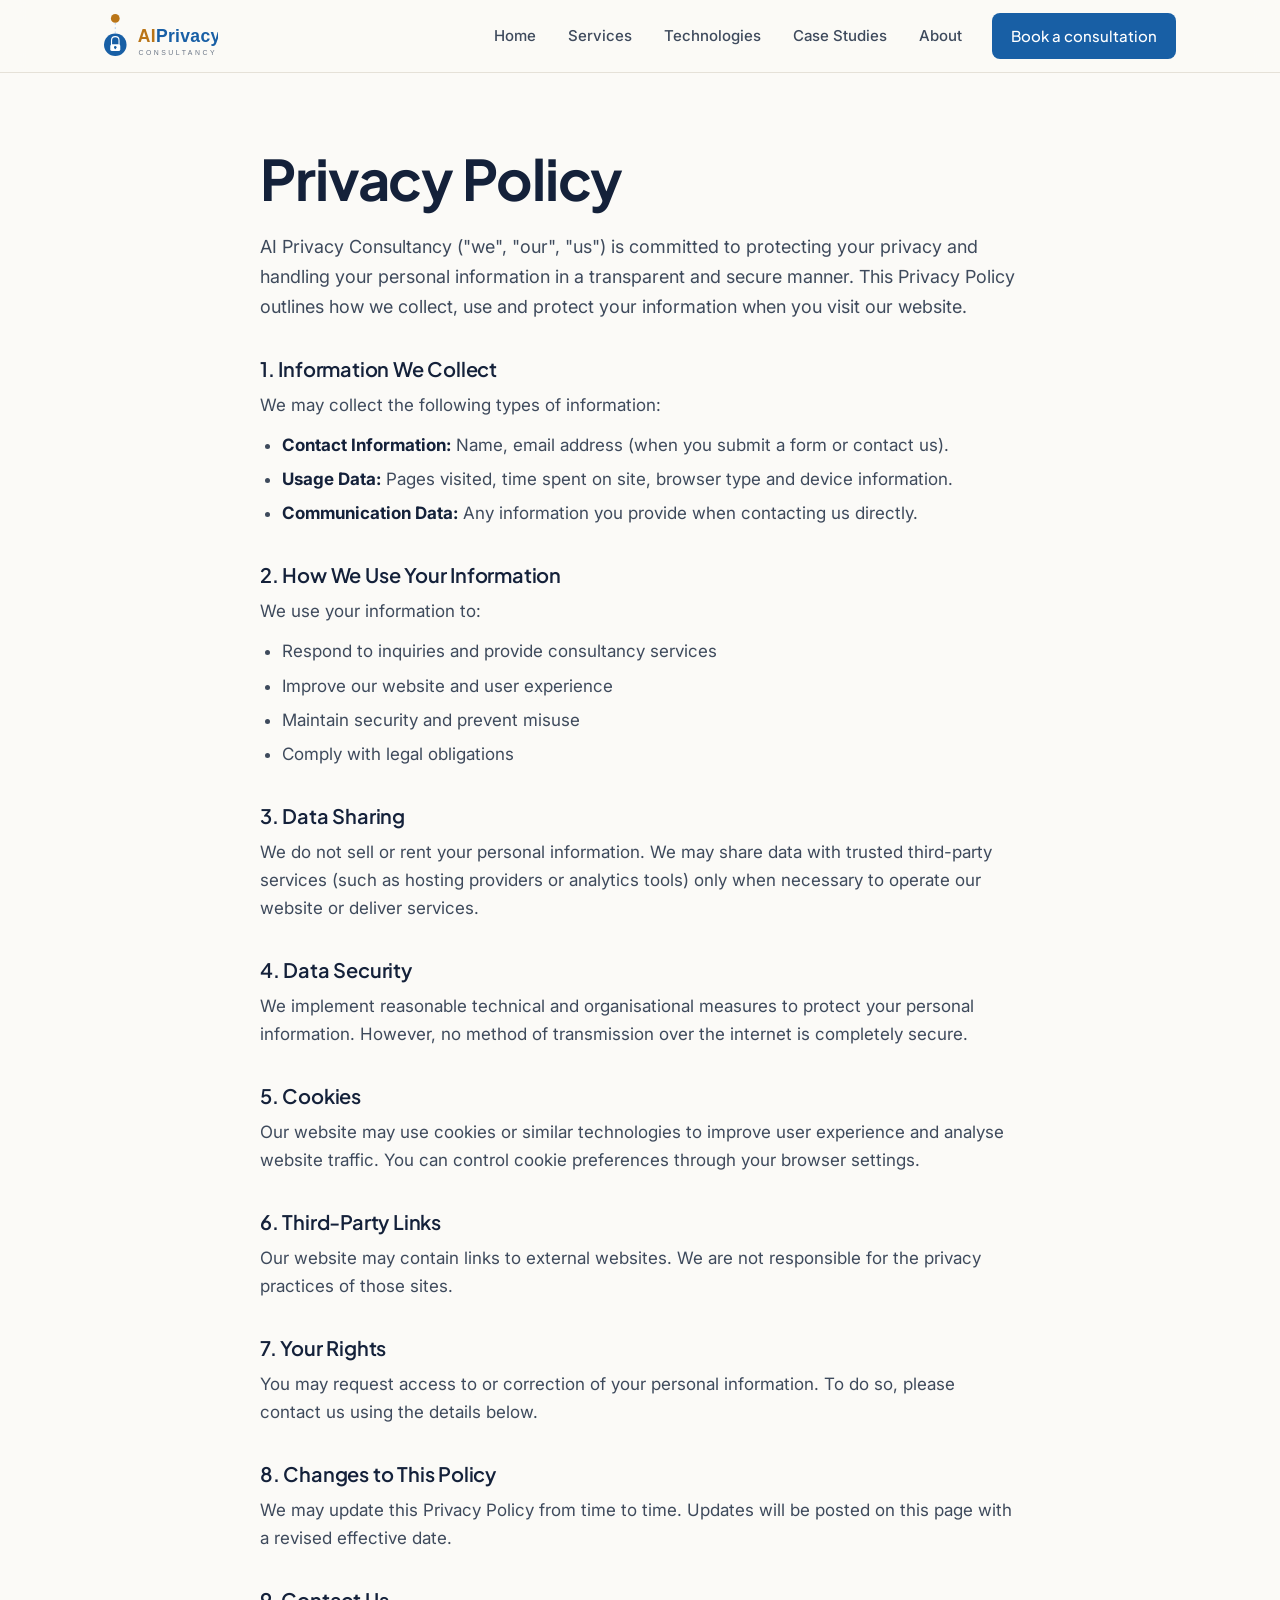
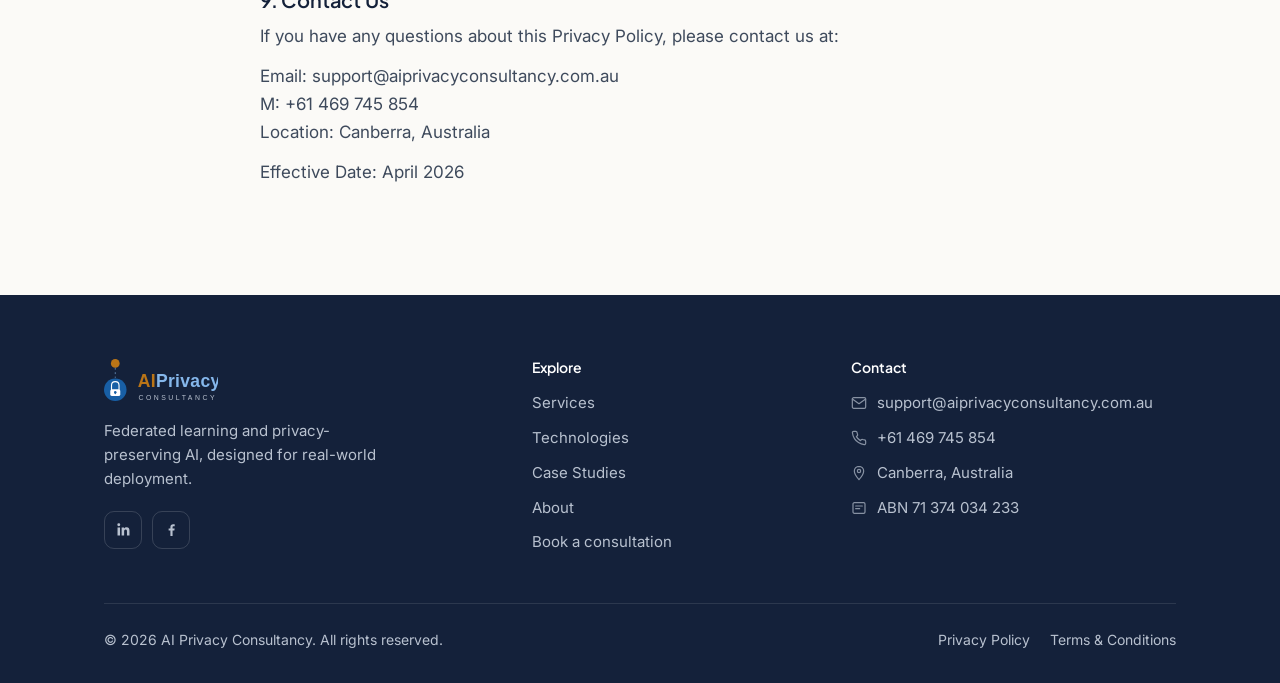
<file: privacy.html>
<!DOCTYPE html>
<html lang="en">
<head>
  <meta charset="UTF-8">
  <meta name="viewport" content="width=device-width, initial-scale=1.0">
  <title>Privacy Policy | AI Privacy Consultancy</title>
  <meta name="description" content="How AI Privacy Consultancy collects, uses and protects your information.">
  <link rel="icon" type="image/svg+xml" href="images/logo_title.svg">
  <link rel="preconnect" href="https://fonts.googleapis.com">
  <link rel="preconnect" href="https://fonts.gstatic.com" crossorigin>
  <link href="https://fonts.googleapis.com/css2?family=Inter:wght@400;500;600&family=Plus+Jakarta+Sans:wght@600;700&display=swap" rel="stylesheet">
  <link rel="stylesheet" href="style.css?v=634c59dc">
</head>
<body>

  <header class="site-header">
    <div class="container nav">
      <a href="index.html" class="nav-logo" aria-label="AI Privacy Consultancy home">
        <img src="images/logo.svg" alt="AI Privacy Consultancy" width="182" height="70">
      </a>
      <button class="nav-toggle" aria-label="Open menu" aria-expanded="false" aria-controls="nav-links">
        <svg viewBox="0 0 24 24" fill="none" stroke="currentColor" stroke-width="2" stroke-linecap="round" aria-hidden="true"><path d="M4 7h16M4 12h16M4 17h16"/></svg>
      </button>
      <ul class="nav-links" id="nav-links">
        <li><a href="index.html">Home</a></li>
        <li><a href="services.html">Services</a></li>
        <li><a href="technologies.html">Technologies</a></li>
        <li><a href="case-studies.html">Case Studies</a></li>
        <li><a href="about.html">About</a></li>
        <li><a href="contact.html" class="btn btn-primary">Book a consultation</a></li>
      </ul>
    </div>
  </header>

  <main>

    <section class="container">
      <div class="policy">

      <h1 class="policy-title">Privacy Policy</h1>

      <p class="policy-intro">
        AI Privacy Consultancy ("we", "our", "us") is committed to protecting your privacy and handling your personal information in a transparent and secure manner. This Privacy Policy outlines how we collect, use and protect your information when you visit our website.
      </p>

      <!-- 1 -->
      <h3 class="policy-heading">1. Information We Collect</h3>
      <p class="policy-text">We may collect the following types of information:</p>
      <ul class="policy-list">
        <li><strong>Contact Information:</strong> Name, email address (when you submit a form or contact us).</li>
        <li><strong>Usage Data:</strong> Pages visited, time spent on site, browser type and device information.</li>
        <li><strong>Communication Data:</strong> Any information you provide when contacting us directly.</li>
      </ul>

      <!-- 2 -->
      <h3 class="policy-heading">2. How We Use Your Information</h3>
      <p class="policy-text">We use your information to:</p>
      <ul class="policy-list">
        <li>Respond to inquiries and provide consultancy services</li>
        <li>Improve our website and user experience</li>
        <li>Maintain security and prevent misuse</li>
        <li>Comply with legal obligations</li>
      </ul>

      <!-- 3 -->
      <h3 class="policy-heading">3. Data Sharing</h3>
      <p class="policy-text">
        We do not sell or rent your personal information. We may share data with trusted third-party services (such as hosting providers or analytics tools) only when necessary to operate our website or deliver services.
      </p>

      <!-- 4 -->
      <h3 class="policy-heading">4. Data Security</h3>
      <p class="policy-text">
        We implement reasonable technical and organisational measures to protect your personal information. However, no method of transmission over the internet is completely secure.
      </p>

      <!-- 5 -->
      <h3 class="policy-heading">5. Cookies</h3>
      <p class="policy-text">
        Our website may use cookies or similar technologies to improve user experience and analyse website traffic. You can control cookie preferences through your browser settings.
      </p>

      <!-- 6 -->
      <h3 class="policy-heading">6. Third-Party Links</h3>
      <p class="policy-text">
        Our website may contain links to external websites. We are not responsible for the privacy practices of those sites.
      </p>

      <!-- 7 -->
      <h3 class="policy-heading">7. Your Rights</h3>
      <p class="policy-text">
        You may request access to or correction of your personal information. To do so, please contact us using the details below.
      </p>

      <!-- 8 -->
      <h3 class="policy-heading">8. Changes to This Policy</h3>
      <p class="policy-text">
        We may update this Privacy Policy from time to time. Updates will be posted on this page with a revised effective date.
      </p>

      <!-- 9 -->
      <h3 class="policy-heading">9. Contact Us</h3>
      <p class="policy-text">
        If you have any questions about this Privacy Policy, please contact us at:
      </p>

      <p class="policy-text">
        Email: support@aiprivacyconsultancy.com.au<br>
        M: +61 469 745 854 <br>
        Location: Canberra, Australia
      </p>

      <p class="policy-text">
        Effective Date: April 2026
      </p>

</div>
    </section>

  </main>

  <footer class="site-footer">
    <div class="container">
      <div class="footer-grid">
        <div class="footer-brand">
          <img src="images/logo_footer.svg" alt="AI Privacy Consultancy" width="182" height="70">
          <p>Federated learning and privacy-preserving AI, designed for real-world deployment.</p>
          <div class="social">
            <a href="https://www.linkedin.com/company/aiprivacyconsultancy/about/" target="_blank" rel="noopener" aria-label="LinkedIn">
              <svg viewBox="0 0 24 24" fill="currentColor" aria-hidden="true"><path d="M20.45 20.45h-3.56v-5.57c0-1.33-.02-3.04-1.85-3.04-1.85 0-2.14 1.45-2.14 2.94v5.67H9.35V9h3.41v1.56h.05c.48-.9 1.64-1.85 3.37-1.85 3.6 0 4.27 2.37 4.27 5.46v6.28zM5.34 7.43a2.06 2.06 0 1 1 0-4.13 2.06 2.06 0 0 1 0 4.13zM7.12 20.45H3.56V9h3.56v11.45z"/></svg>
            </a>
            <a href="https://www.facebook.com/people/AIPrivacyConsultancy/61576410366729/" target="_blank" rel="noopener" aria-label="Facebook">
              <svg viewBox="0 0 24 24" fill="currentColor" aria-hidden="true"><path d="M13.5 21v-7.5h2.53l.38-2.93H13.5V8.7c0-.85.24-1.43 1.45-1.43h1.55V4.65a20.6 20.6 0 0 0-2.26-.12c-2.24 0-3.77 1.37-3.77 3.88v2.16H7.94v2.93h2.53V21h3.03z"/></svg>
            </a>
          </div>
        </div>

        <div class="footer-col">
          <h4>Explore</h4>
          <ul>
            <li><a href="services.html">Services</a></li>
            <li><a href="technologies.html">Technologies</a></li>
            <li><a href="case-studies.html">Case Studies</a></li>
            <li><a href="about.html">About</a></li>
            <li><a href="contact.html">Book a consultation</a></li>
          </ul>
        </div>

        <div class="footer-col">
          <h4>Contact</h4>
          <ul>
            <li>
              <svg viewBox="0 0 24 24" fill="none" stroke="currentColor" stroke-width="1.8" stroke-linecap="round" stroke-linejoin="round" aria-hidden="true"><rect x="2" y="4" width="20" height="16" rx="2"/><path d="M2 6l10 7 10-7"/></svg>
              <a href="mailto:support@aiprivacyconsultancy.com.au">support@aiprivacyconsultancy.com.au</a>
            </li>
            <li>
              <svg viewBox="0 0 24 24" fill="none" stroke="currentColor" stroke-width="1.8" stroke-linecap="round" stroke-linejoin="round" aria-hidden="true"><path d="M22 16.92v3a2 2 0 0 1-2.18 2 19.8 19.8 0 0 1-8.63-3.07 19.5 19.5 0 0 1-6-6A19.8 19.8 0 0 1 2.12 4.18 2 2 0 0 1 4.11 2h3a2 2 0 0 1 2 1.72c.13.96.36 1.9.7 2.81a2 2 0 0 1-.45 2.11L8.09 9.91a16 16 0 0 0 6 6l1.27-1.27a2 2 0 0 1 2.11-.45c.91.34 1.85.57 2.81.7A2 2 0 0 1 22 16.92z"/></svg>
              <a href="tel:+61469745854">+61 469 745 854</a>
            </li>
            <li>
              <svg viewBox="0 0 24 24" fill="none" stroke="currentColor" stroke-width="1.8" stroke-linecap="round" stroke-linejoin="round" aria-hidden="true"><path d="M12 2C8.13 2 5 5.13 5 9c0 5.25 7 13 7 13s7-7.75 7-13c0-3.87-3.13-7-7-7z"/><circle cx="12" cy="9" r="2.5"/></svg>
              <span>Canberra, Australia</span>
            </li>
            <li>
              <svg viewBox="0 0 24 24" fill="none" stroke="currentColor" stroke-width="1.8" stroke-linecap="round" stroke-linejoin="round" aria-hidden="true"><rect x="3" y="4" width="18" height="16" rx="2"/><path d="M7 9h10M7 13h6"/></svg>
              <span>ABN 71 374 034 233</span>
            </li>
          </ul>
        </div>
      </div>

      <div class="footer-bottom">
        <span>&copy; 2026 AI Privacy Consultancy. All rights reserved.</span>
        <nav aria-label="Legal">
          <a href="privacy.html">Privacy Policy</a>
          <a href="terms.html">Terms &amp; Conditions</a>
        </nav>
      </div>
    </div>
  </footer>

  <script src="main.js?v={asset_version('main.js')}"></script>

</body>
</html>
</file>
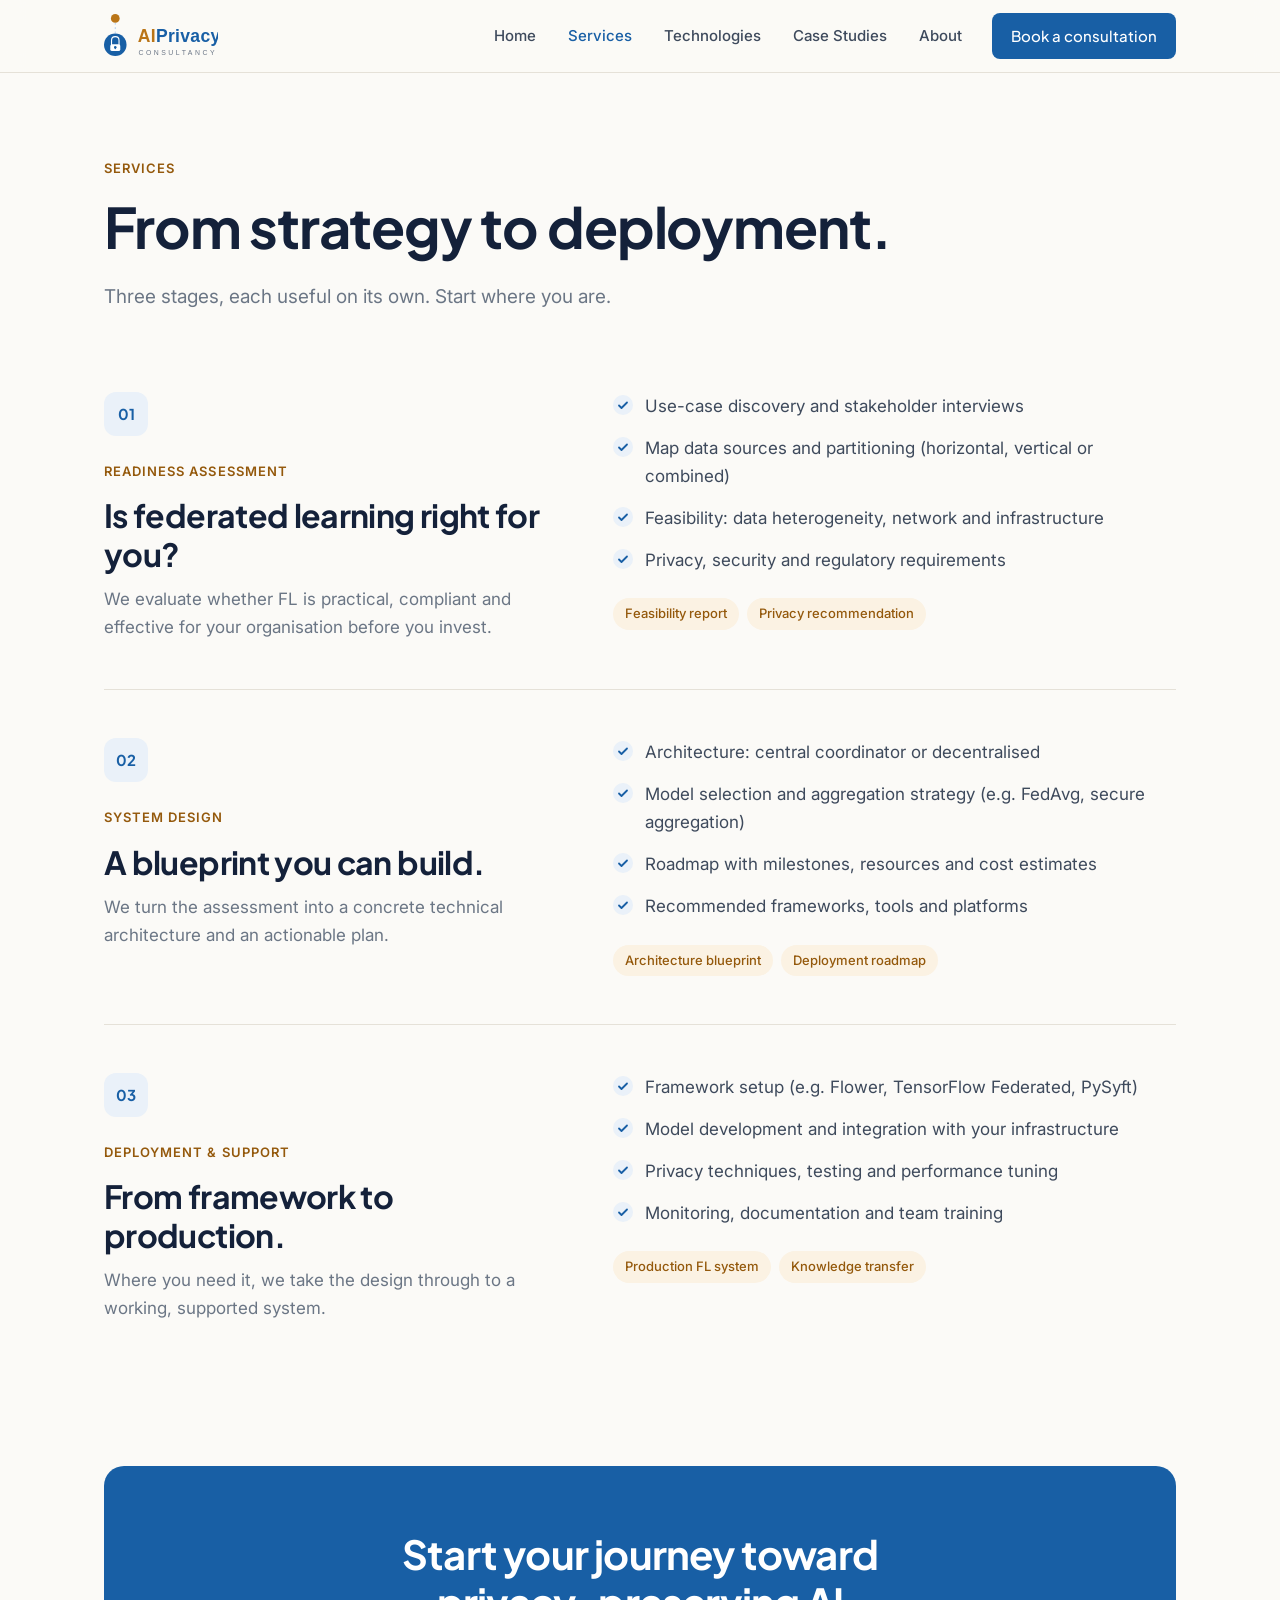
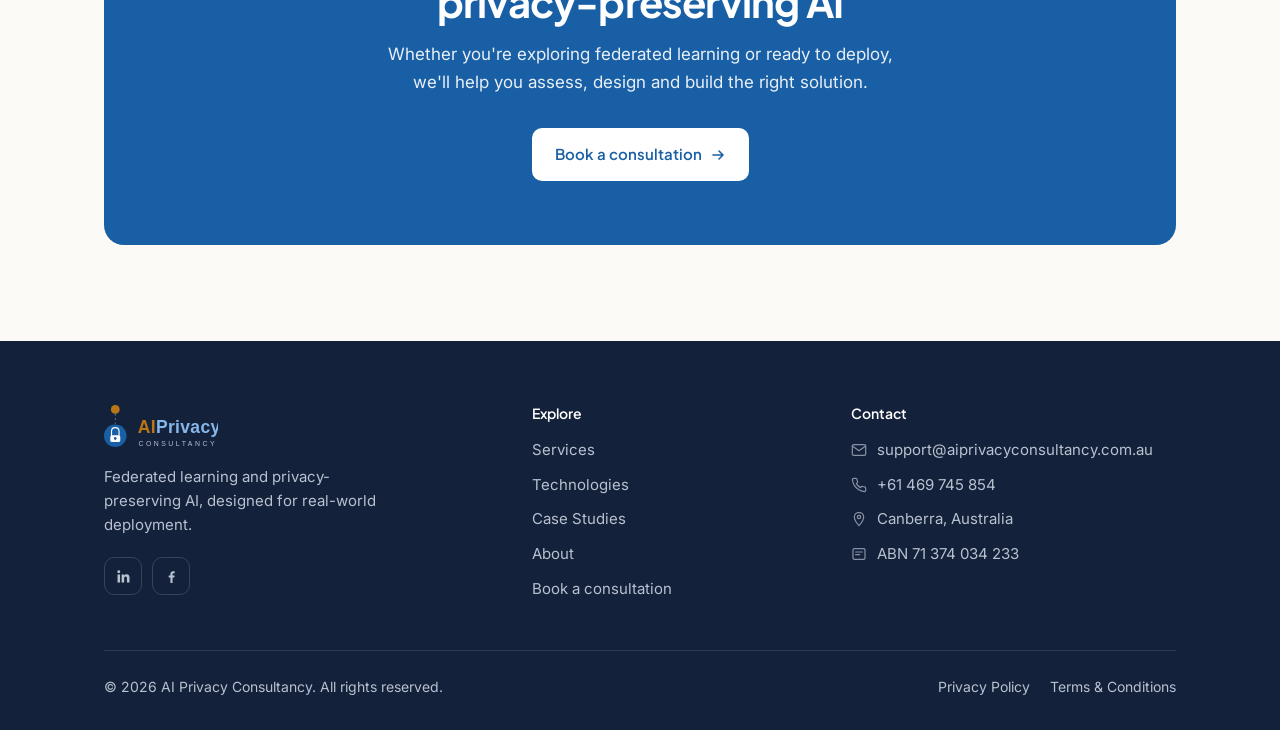
<file: services.html>
<!DOCTYPE html>
<html lang="en">
<head>
  <meta charset="UTF-8">
  <meta name="viewport" content="width=device-width, initial-scale=1.0">
  <title>Services | AI Privacy Consultancy</title>
  <meta name="description" content="Federated learning readiness assessments, system design, and deployment support.">
  <link rel="icon" type="image/svg+xml" href="images/logo_title.svg">
  <link rel="preconnect" href="https://fonts.googleapis.com">
  <link rel="preconnect" href="https://fonts.gstatic.com" crossorigin>
  <link href="https://fonts.googleapis.com/css2?family=Inter:wght@400;500;600&family=Plus+Jakarta+Sans:wght@600;700&display=swap" rel="stylesheet">
  <link rel="stylesheet" href="style.css?v=634c59dc">
</head>
<body>

  <header class="site-header">
    <div class="container nav">
      <a href="index.html" class="nav-logo" aria-label="AI Privacy Consultancy home">
        <img src="images/logo.svg" alt="AI Privacy Consultancy" width="182" height="70">
      </a>
      <button class="nav-toggle" aria-label="Open menu" aria-expanded="false" aria-controls="nav-links">
        <svg viewBox="0 0 24 24" fill="none" stroke="currentColor" stroke-width="2" stroke-linecap="round" aria-hidden="true"><path d="M4 7h16M4 12h16M4 17h16"/></svg>
      </button>
      <ul class="nav-links" id="nav-links">
        <li><a href="index.html">Home</a></li>
        <li><a href="services.html" class="active" aria-current="page">Services</a></li>
        <li><a href="technologies.html">Technologies</a></li>
        <li><a href="case-studies.html">Case Studies</a></li>
        <li><a href="about.html">About</a></li>
        <li><a href="contact.html" class="btn btn-primary">Book a consultation</a></li>
      </ul>
    </div>
  </header>

  <main>

    <section class="page-hero">
      <div class="container">
        <span class="eyebrow">Services</span>
        <h1>From strategy to deployment.</h1>
        <p class="lead">Three stages, each useful on its own. Start where you are.</p>
      </div>
    </section>

    <section style="padding-top:24px">
      <div class="container">
        <div class="service-block reveal">
          <div>
            <div class="icon-badge">01</div>
            <span class="eyebrow">Readiness assessment</span>
            <h2>Is federated learning right for you?</h2>
            <p class="summary">We evaluate whether FL is practical, compliant and effective for your organisation before you invest.</p>
          </div>
          <div>
            <ul class="check-list">
              <li>Use-case discovery and stakeholder interviews</li>
              <li>Map data sources and partitioning (horizontal, vertical or combined)</li>
              <li>Feasibility: data heterogeneity, network and infrastructure</li>
              <li>Privacy, security and regulatory requirements</li>
            </ul>
            <div class="deliverables">
              <span class="chip">Feasibility report</span>
              <span class="chip">Privacy recommendation</span>
            </div>
          </div>
        </div>
        <div class="service-block reveal">
          <div>
            <div class="icon-badge">02</div>
            <span class="eyebrow">System design</span>
            <h2>A blueprint you can build.</h2>
            <p class="summary">We turn the assessment into a concrete technical architecture and an actionable plan.</p>
          </div>
          <div>
            <ul class="check-list">
              <li>Architecture: central coordinator or decentralised</li>
              <li>Model selection and aggregation strategy (e.g. FedAvg, secure aggregation)</li>
              <li>Roadmap with milestones, resources and cost estimates</li>
              <li>Recommended frameworks, tools and platforms</li>
            </ul>
            <div class="deliverables">
              <span class="chip">Architecture blueprint</span>
              <span class="chip">Deployment roadmap</span>
            </div>
          </div>
        </div>
        <div class="service-block reveal">
          <div>
            <div class="icon-badge">03</div>
            <span class="eyebrow">Deployment &amp; support</span>
            <h2>From framework to production.</h2>
            <p class="summary">Where you need it, we take the design through to a working, supported system.</p>
          </div>
          <div>
            <ul class="check-list">
              <li>Framework setup (e.g. Flower, TensorFlow Federated, PySyft)</li>
              <li>Model development and integration with your infrastructure</li>
              <li>Privacy techniques, testing and performance tuning</li>
              <li>Monitoring, documentation and team training</li>
            </ul>
            <div class="deliverables">
              <span class="chip">Production FL system</span>
              <span class="chip">Knowledge transfer</span>
            </div>
          </div>
        </div>
      </div>
    </section>

    <section class="cta-section">
      <div class="container">
        <div class="cta-band reveal">
          <h2>Start your journey toward privacy-preserving AI</h2>
          <p>Whether you're exploring federated learning or ready to deploy, we'll help you assess, design and build the right solution.</p>
          <div class="btn-row">
            <a href="contact.html" class="btn btn-light">Book a consultation <svg viewBox="0 0 16 16" fill="none" aria-hidden="true"><path d="M3 8h10M9 4l4 4-4 4" stroke="currentColor" stroke-width="1.6" stroke-linecap="round" stroke-linejoin="round"/></svg></a>
          </div>
        </div>
      </div>
    </section>

  </main>

  <footer class="site-footer">
    <div class="container">
      <div class="footer-grid">
        <div class="footer-brand">
          <img src="images/logo_footer.svg" alt="AI Privacy Consultancy" width="182" height="70">
          <p>Federated learning and privacy-preserving AI, designed for real-world deployment.</p>
          <div class="social">
            <a href="https://www.linkedin.com/company/aiprivacyconsultancy/about/" target="_blank" rel="noopener" aria-label="LinkedIn">
              <svg viewBox="0 0 24 24" fill="currentColor" aria-hidden="true"><path d="M20.45 20.45h-3.56v-5.57c0-1.33-.02-3.04-1.85-3.04-1.85 0-2.14 1.45-2.14 2.94v5.67H9.35V9h3.41v1.56h.05c.48-.9 1.64-1.85 3.37-1.85 3.6 0 4.27 2.37 4.27 5.46v6.28zM5.34 7.43a2.06 2.06 0 1 1 0-4.13 2.06 2.06 0 0 1 0 4.13zM7.12 20.45H3.56V9h3.56v11.45z"/></svg>
            </a>
            <a href="https://www.facebook.com/people/AIPrivacyConsultancy/61576410366729/" target="_blank" rel="noopener" aria-label="Facebook">
              <svg viewBox="0 0 24 24" fill="currentColor" aria-hidden="true"><path d="M13.5 21v-7.5h2.53l.38-2.93H13.5V8.7c0-.85.24-1.43 1.45-1.43h1.55V4.65a20.6 20.6 0 0 0-2.26-.12c-2.24 0-3.77 1.37-3.77 3.88v2.16H7.94v2.93h2.53V21h3.03z"/></svg>
            </a>
          </div>
        </div>

        <div class="footer-col">
          <h4>Explore</h4>
          <ul>
            <li><a href="services.html">Services</a></li>
            <li><a href="technologies.html">Technologies</a></li>
            <li><a href="case-studies.html">Case Studies</a></li>
            <li><a href="about.html">About</a></li>
            <li><a href="contact.html">Book a consultation</a></li>
          </ul>
        </div>

        <div class="footer-col">
          <h4>Contact</h4>
          <ul>
            <li>
              <svg viewBox="0 0 24 24" fill="none" stroke="currentColor" stroke-width="1.8" stroke-linecap="round" stroke-linejoin="round" aria-hidden="true"><rect x="2" y="4" width="20" height="16" rx="2"/><path d="M2 6l10 7 10-7"/></svg>
              <a href="mailto:support@aiprivacyconsultancy.com.au">support@aiprivacyconsultancy.com.au</a>
            </li>
            <li>
              <svg viewBox="0 0 24 24" fill="none" stroke="currentColor" stroke-width="1.8" stroke-linecap="round" stroke-linejoin="round" aria-hidden="true"><path d="M22 16.92v3a2 2 0 0 1-2.18 2 19.8 19.8 0 0 1-8.63-3.07 19.5 19.5 0 0 1-6-6A19.8 19.8 0 0 1 2.12 4.18 2 2 0 0 1 4.11 2h3a2 2 0 0 1 2 1.72c.13.96.36 1.9.7 2.81a2 2 0 0 1-.45 2.11L8.09 9.91a16 16 0 0 0 6 6l1.27-1.27a2 2 0 0 1 2.11-.45c.91.34 1.85.57 2.81.7A2 2 0 0 1 22 16.92z"/></svg>
              <a href="tel:+61469745854">+61 469 745 854</a>
            </li>
            <li>
              <svg viewBox="0 0 24 24" fill="none" stroke="currentColor" stroke-width="1.8" stroke-linecap="round" stroke-linejoin="round" aria-hidden="true"><path d="M12 2C8.13 2 5 5.13 5 9c0 5.25 7 13 7 13s7-7.75 7-13c0-3.87-3.13-7-7-7z"/><circle cx="12" cy="9" r="2.5"/></svg>
              <span>Canberra, Australia</span>
            </li>
            <li>
              <svg viewBox="0 0 24 24" fill="none" stroke="currentColor" stroke-width="1.8" stroke-linecap="round" stroke-linejoin="round" aria-hidden="true"><rect x="3" y="4" width="18" height="16" rx="2"/><path d="M7 9h10M7 13h6"/></svg>
              <span>ABN 71 374 034 233</span>
            </li>
          </ul>
        </div>
      </div>

      <div class="footer-bottom">
        <span>&copy; 2026 AI Privacy Consultancy. All rights reserved.</span>
        <nav aria-label="Legal">
          <a href="privacy.html">Privacy Policy</a>
          <a href="terms.html">Terms &amp; Conditions</a>
        </nav>
      </div>
    </div>
  </footer>

  <script src="main.js?v={asset_version('main.js')}"></script>

</body>
</html>
</file>
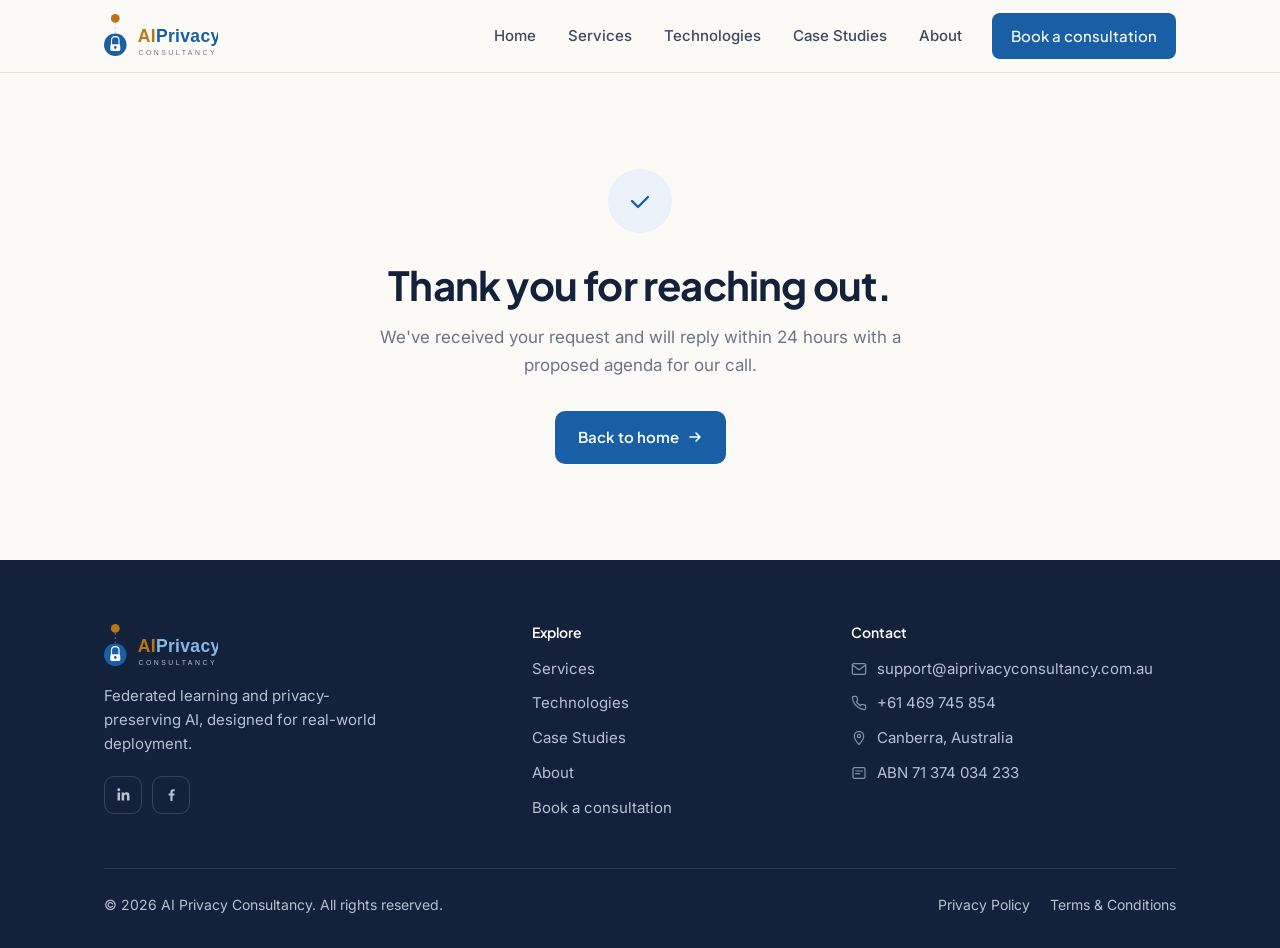
<file: success.html>
<!DOCTYPE html>
<html lang="en">
<head>
  <meta charset="UTF-8">
  <meta name="viewport" content="width=device-width, initial-scale=1.0">
  <title>Thank You | AI Privacy Consultancy</title>
  <meta name="description" content="Your consultation request has been received.">
  <link rel="icon" type="image/svg+xml" href="images/logo_title.svg">
  <link rel="preconnect" href="https://fonts.googleapis.com">
  <link rel="preconnect" href="https://fonts.gstatic.com" crossorigin>
  <link href="https://fonts.googleapis.com/css2?family=Inter:wght@400;500;600&family=Plus+Jakarta+Sans:wght@600;700&display=swap" rel="stylesheet">
  <link rel="stylesheet" href="style.css?v=634c59dc">
</head>
<body>

  <header class="site-header">
    <div class="container nav">
      <a href="index.html" class="nav-logo" aria-label="AI Privacy Consultancy home">
        <img src="images/logo.svg" alt="AI Privacy Consultancy" width="182" height="70">
      </a>
      <button class="nav-toggle" aria-label="Open menu" aria-expanded="false" aria-controls="nav-links">
        <svg viewBox="0 0 24 24" fill="none" stroke="currentColor" stroke-width="2" stroke-linecap="round" aria-hidden="true"><path d="M4 7h16M4 12h16M4 17h16"/></svg>
      </button>
      <ul class="nav-links" id="nav-links">
        <li><a href="index.html">Home</a></li>
        <li><a href="services.html">Services</a></li>
        <li><a href="technologies.html">Technologies</a></li>
        <li><a href="case-studies.html">Case Studies</a></li>
        <li><a href="about.html">About</a></li>
        <li><a href="contact.html" class="btn btn-primary">Book a consultation</a></li>
      </ul>
    </div>
  </header>

  <main>

    <section class="container">
      <div class="success">
        <div class="success-tick">
          <svg viewBox="0 0 28 28" fill="none" aria-hidden="true"><path d="M6 14l6 6 10-10" stroke="currentColor" stroke-width="2.4" stroke-linecap="round" stroke-linejoin="round"/></svg>
        </div>
        <h1>Thank you for reaching out.</h1>
        <p>We've received your request and will reply within 24 hours with a proposed agenda for our call.</p>

        <div class="card summary-card" id="submission-summary" hidden>
          <h4>What you sent us</h4>
          <dl id="summary-fields"></dl>
        </div>

        <a href="index.html" class="btn btn-primary">Back to home <svg viewBox="0 0 16 16" fill="none" aria-hidden="true"><path d="M3 8h10M9 4l4 4-4 4" stroke="currentColor" stroke-width="1.6" stroke-linecap="round" stroke-linejoin="round"/></svg></a>
      </div>
    </section>

  </main>

  <footer class="site-footer">
    <div class="container">
      <div class="footer-grid">
        <div class="footer-brand">
          <img src="images/logo_footer.svg" alt="AI Privacy Consultancy" width="182" height="70">
          <p>Federated learning and privacy-preserving AI, designed for real-world deployment.</p>
          <div class="social">
            <a href="https://www.linkedin.com/company/aiprivacyconsultancy/about/" target="_blank" rel="noopener" aria-label="LinkedIn">
              <svg viewBox="0 0 24 24" fill="currentColor" aria-hidden="true"><path d="M20.45 20.45h-3.56v-5.57c0-1.33-.02-3.04-1.85-3.04-1.85 0-2.14 1.45-2.14 2.94v5.67H9.35V9h3.41v1.56h.05c.48-.9 1.64-1.85 3.37-1.85 3.6 0 4.27 2.37 4.27 5.46v6.28zM5.34 7.43a2.06 2.06 0 1 1 0-4.13 2.06 2.06 0 0 1 0 4.13zM7.12 20.45H3.56V9h3.56v11.45z"/></svg>
            </a>
            <a href="https://www.facebook.com/people/AIPrivacyConsultancy/61576410366729/" target="_blank" rel="noopener" aria-label="Facebook">
              <svg viewBox="0 0 24 24" fill="currentColor" aria-hidden="true"><path d="M13.5 21v-7.5h2.53l.38-2.93H13.5V8.7c0-.85.24-1.43 1.45-1.43h1.55V4.65a20.6 20.6 0 0 0-2.26-.12c-2.24 0-3.77 1.37-3.77 3.88v2.16H7.94v2.93h2.53V21h3.03z"/></svg>
            </a>
          </div>
        </div>

        <div class="footer-col">
          <h4>Explore</h4>
          <ul>
            <li><a href="services.html">Services</a></li>
            <li><a href="technologies.html">Technologies</a></li>
            <li><a href="case-studies.html">Case Studies</a></li>
            <li><a href="about.html">About</a></li>
            <li><a href="contact.html">Book a consultation</a></li>
          </ul>
        </div>

        <div class="footer-col">
          <h4>Contact</h4>
          <ul>
            <li>
              <svg viewBox="0 0 24 24" fill="none" stroke="currentColor" stroke-width="1.8" stroke-linecap="round" stroke-linejoin="round" aria-hidden="true"><rect x="2" y="4" width="20" height="16" rx="2"/><path d="M2 6l10 7 10-7"/></svg>
              <a href="mailto:support@aiprivacyconsultancy.com.au">support@aiprivacyconsultancy.com.au</a>
            </li>
            <li>
              <svg viewBox="0 0 24 24" fill="none" stroke="currentColor" stroke-width="1.8" stroke-linecap="round" stroke-linejoin="round" aria-hidden="true"><path d="M22 16.92v3a2 2 0 0 1-2.18 2 19.8 19.8 0 0 1-8.63-3.07 19.5 19.5 0 0 1-6-6A19.8 19.8 0 0 1 2.12 4.18 2 2 0 0 1 4.11 2h3a2 2 0 0 1 2 1.72c.13.96.36 1.9.7 2.81a2 2 0 0 1-.45 2.11L8.09 9.91a16 16 0 0 0 6 6l1.27-1.27a2 2 0 0 1 2.11-.45c.91.34 1.85.57 2.81.7A2 2 0 0 1 22 16.92z"/></svg>
              <a href="tel:+61469745854">+61 469 745 854</a>
            </li>
            <li>
              <svg viewBox="0 0 24 24" fill="none" stroke="currentColor" stroke-width="1.8" stroke-linecap="round" stroke-linejoin="round" aria-hidden="true"><path d="M12 2C8.13 2 5 5.13 5 9c0 5.25 7 13 7 13s7-7.75 7-13c0-3.87-3.13-7-7-7z"/><circle cx="12" cy="9" r="2.5"/></svg>
              <span>Canberra, Australia</span>
            </li>
            <li>
              <svg viewBox="0 0 24 24" fill="none" stroke="currentColor" stroke-width="1.8" stroke-linecap="round" stroke-linejoin="round" aria-hidden="true"><rect x="3" y="4" width="18" height="16" rx="2"/><path d="M7 9h10M7 13h6"/></svg>
              <span>ABN 71 374 034 233</span>
            </li>
          </ul>
        </div>
      </div>

      <div class="footer-bottom">
        <span>&copy; 2026 AI Privacy Consultancy. All rights reserved.</span>
        <nav aria-label="Legal">
          <a href="privacy.html">Privacy Policy</a>
          <a href="terms.html">Terms &amp; Conditions</a>
        </nav>
      </div>
    </div>
  </footer>

  <script src="main.js?v={asset_version('main.js')}"></script>

  <script>
    const labels = {
      'full-name':    'Name',
      'email':        'Email',
      'organisation': 'Organisation',
      'industry':     'Industry',
      'service':      'Interested in',
      'use-case':     'Use case'
    };

    let data = {};
    try { data = JSON.parse(sessionStorage.getItem('consultationData') || '{}'); } catch (_) {}

    const list = document.getElementById('summary-fields');
    Object.entries(labels).forEach(([key, label]) => {
      const value = (data[key] || '').trim();
      if (!value) return;
      const row = document.createElement('div');
      row.className = 'summary-row';
      const dt = document.createElement('dt');
      const dd = document.createElement('dd');
      dt.textContent = label;
      dd.textContent = value;
      row.append(dt, dd);
      list.appendChild(row);
    });

    if (list.children.length) document.getElementById('submission-summary').hidden = false;
    try { sessionStorage.removeItem('consultationData'); } catch (_) {}
  </script>

</body>
</html>
</file>
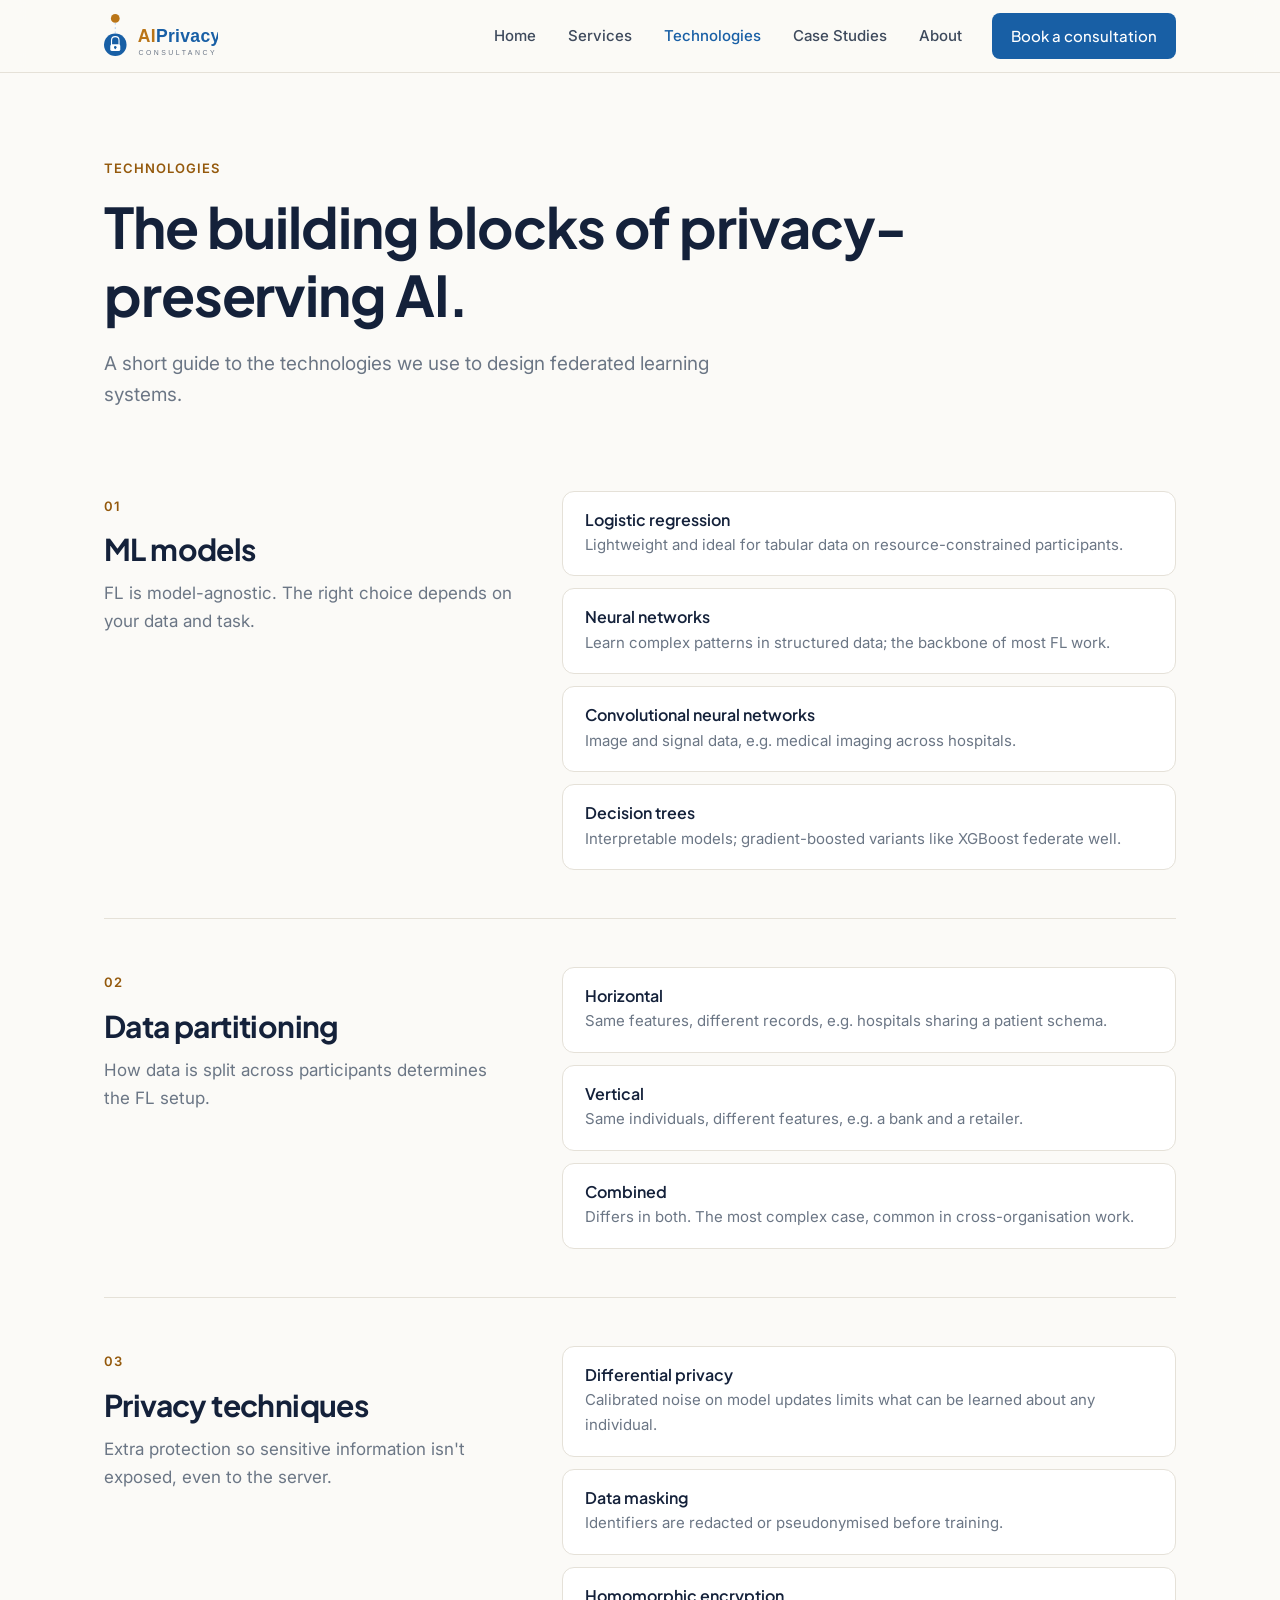
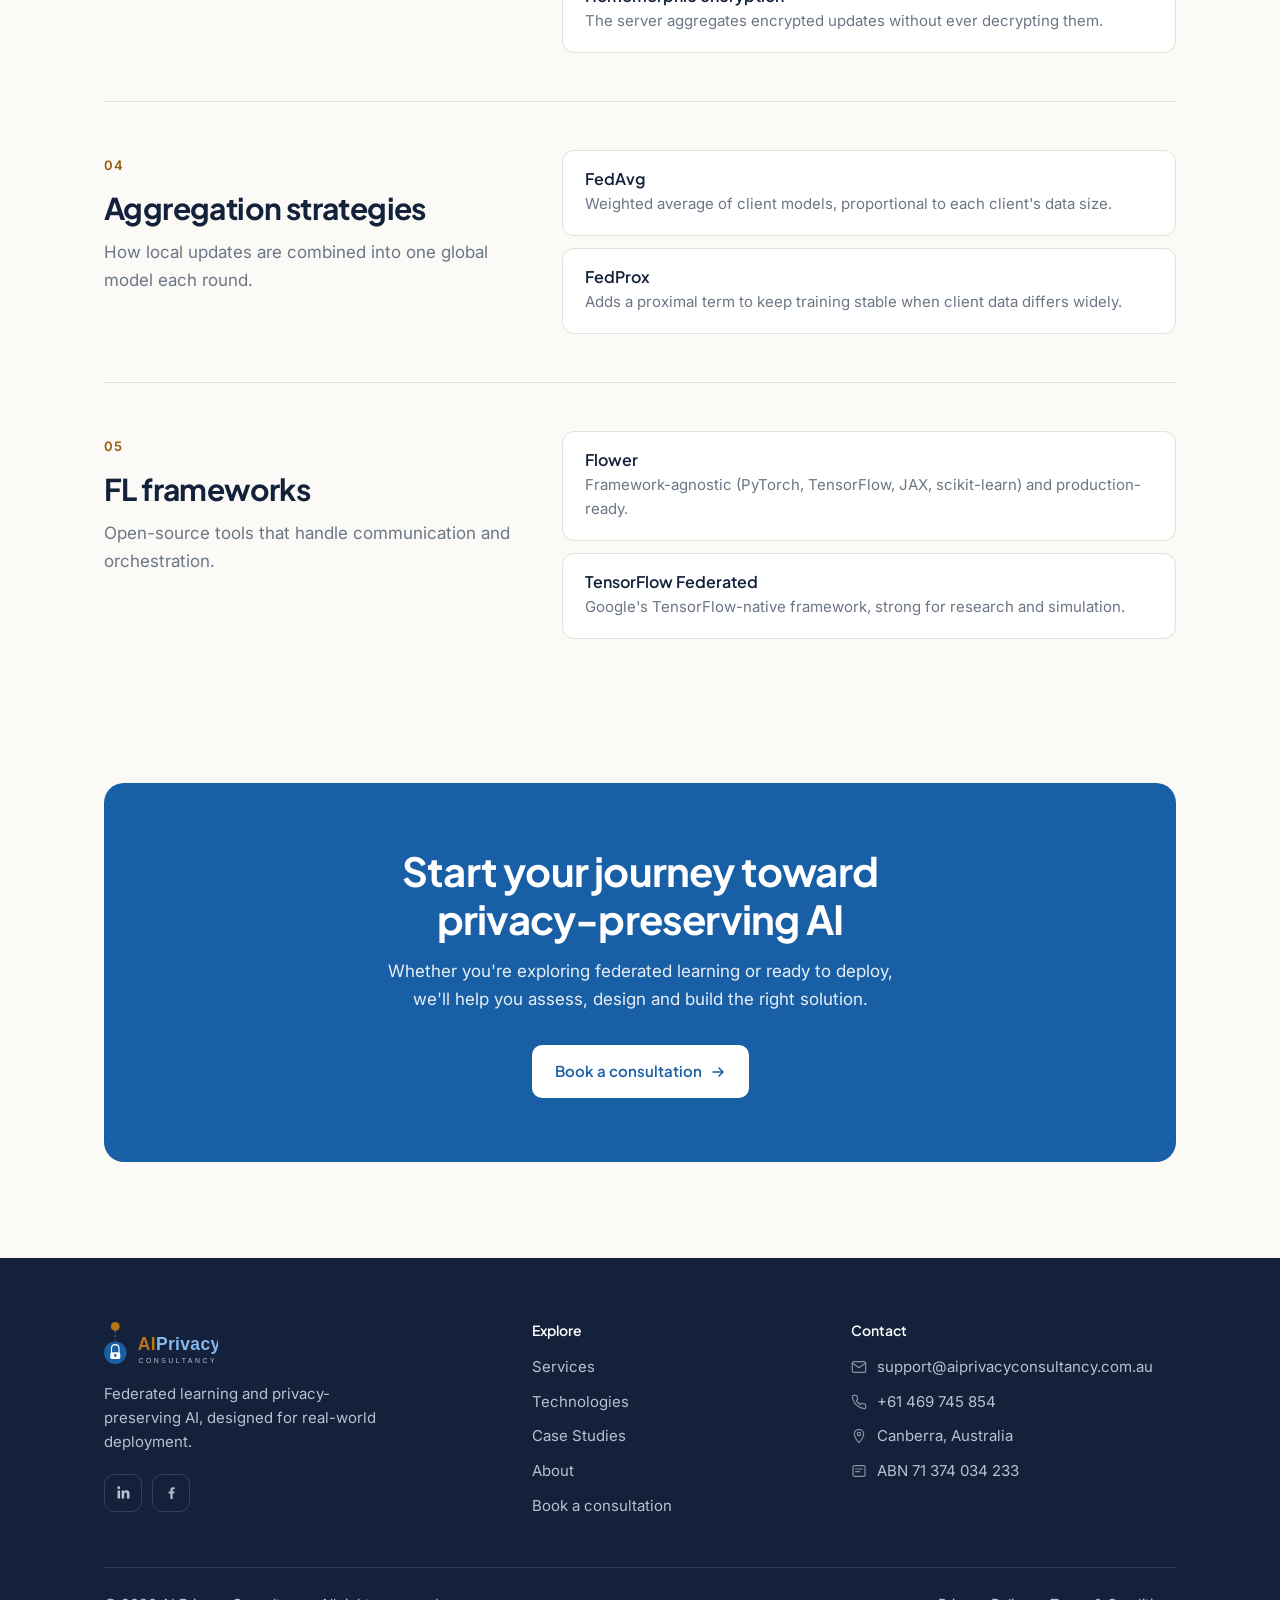
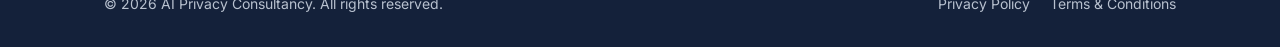
<file: technologies.html>
<!DOCTYPE html>
<html lang="en">
<head>
  <meta charset="UTF-8">
  <meta name="viewport" content="width=device-width, initial-scale=1.0">
  <title>Technologies | AI Privacy Consultancy</title>
  <meta name="description" content="The core technologies behind federated learning: models, data partitioning, privacy techniques, aggregation and frameworks.">
  <link rel="icon" type="image/svg+xml" href="images/logo_title.svg">
  <link rel="preconnect" href="https://fonts.googleapis.com">
  <link rel="preconnect" href="https://fonts.gstatic.com" crossorigin>
  <link href="https://fonts.googleapis.com/css2?family=Inter:wght@400;500;600&family=Plus+Jakarta+Sans:wght@600;700&display=swap" rel="stylesheet">
  <link rel="stylesheet" href="style.css?v=634c59dc">
</head>
<body>

  <header class="site-header">
    <div class="container nav">
      <a href="index.html" class="nav-logo" aria-label="AI Privacy Consultancy home">
        <img src="images/logo.svg" alt="AI Privacy Consultancy" width="182" height="70">
      </a>
      <button class="nav-toggle" aria-label="Open menu" aria-expanded="false" aria-controls="nav-links">
        <svg viewBox="0 0 24 24" fill="none" stroke="currentColor" stroke-width="2" stroke-linecap="round" aria-hidden="true"><path d="M4 7h16M4 12h16M4 17h16"/></svg>
      </button>
      <ul class="nav-links" id="nav-links">
        <li><a href="index.html">Home</a></li>
        <li><a href="services.html">Services</a></li>
        <li><a href="technologies.html" class="active" aria-current="page">Technologies</a></li>
        <li><a href="case-studies.html">Case Studies</a></li>
        <li><a href="about.html">About</a></li>
        <li><a href="contact.html" class="btn btn-primary">Book a consultation</a></li>
      </ul>
    </div>
  </header>

  <main>

    <section class="page-hero">
      <div class="container">
        <span class="eyebrow">Technologies</span>
        <h1>The building blocks of privacy-preserving AI.</h1>
        <p class="lead">A short guide to the technologies we use to design federated learning systems.</p>
      </div>
    </section>

    <section style="padding-top:24px">
      <div class="container">
        <div class="tech-group reveal">
          <div>
            <span class="eyebrow">01</span>
            <h2>ML models</h2>
            <p>FL is model-agnostic. The right choice depends on your data and task.</p>
          </div>
          <div class="tech-list">
            <div class="tech-item"><h4>Logistic regression</h4><p>Lightweight and ideal for tabular data on resource-constrained participants.</p></div>
            <div class="tech-item"><h4>Neural networks</h4><p>Learn complex patterns in structured data; the backbone of most FL work.</p></div>
            <div class="tech-item"><h4>Convolutional neural networks</h4><p>Image and signal data, e.g. medical imaging across hospitals.</p></div>
            <div class="tech-item"><h4>Decision trees</h4><p>Interpretable models; gradient-boosted variants like XGBoost federate well.</p></div>
          </div>
        </div>
        <div class="tech-group reveal">
          <div>
            <span class="eyebrow">02</span>
            <h2>Data partitioning</h2>
            <p>How data is split across participants determines the FL setup.</p>
          </div>
          <div class="tech-list">
            <div class="tech-item"><h4>Horizontal</h4><p>Same features, different records, e.g. hospitals sharing a patient schema.</p></div>
            <div class="tech-item"><h4>Vertical</h4><p>Same individuals, different features, e.g. a bank and a retailer.</p></div>
            <div class="tech-item"><h4>Combined</h4><p>Differs in both. The most complex case, common in cross-organisation work.</p></div>
          </div>
        </div>
        <div class="tech-group reveal">
          <div>
            <span class="eyebrow">03</span>
            <h2>Privacy techniques</h2>
            <p>Extra protection so sensitive information isn't exposed, even to the server.</p>
          </div>
          <div class="tech-list">
            <div class="tech-item"><h4>Differential privacy</h4><p>Calibrated noise on model updates limits what can be learned about any individual.</p></div>
            <div class="tech-item"><h4>Data masking</h4><p>Identifiers are redacted or pseudonymised before training.</p></div>
            <div class="tech-item"><h4>Homomorphic encryption</h4><p>The server aggregates encrypted updates without ever decrypting them.</p></div>
          </div>
        </div>
        <div class="tech-group reveal">
          <div>
            <span class="eyebrow">04</span>
            <h2>Aggregation strategies</h2>
            <p>How local updates are combined into one global model each round.</p>
          </div>
          <div class="tech-list">
            <div class="tech-item"><h4>FedAvg</h4><p>Weighted average of client models, proportional to each client's data size.</p></div>
            <div class="tech-item"><h4>FedProx</h4><p>Adds a proximal term to keep training stable when client data differs widely.</p></div>
          </div>
        </div>
        <div class="tech-group reveal">
          <div>
            <span class="eyebrow">05</span>
            <h2>FL frameworks</h2>
            <p>Open-source tools that handle communication and orchestration.</p>
          </div>
          <div class="tech-list">
            <div class="tech-item"><h4>Flower</h4><p>Framework-agnostic (PyTorch, TensorFlow, JAX, scikit-learn) and production-ready.</p></div>
            <div class="tech-item"><h4>TensorFlow Federated</h4><p>Google's TensorFlow-native framework, strong for research and simulation.</p></div>
          </div>
        </div>
      </div>
    </section>

    <section class="cta-section">
      <div class="container">
        <div class="cta-band reveal">
          <h2>Start your journey toward privacy-preserving AI</h2>
          <p>Whether you're exploring federated learning or ready to deploy, we'll help you assess, design and build the right solution.</p>
          <div class="btn-row">
            <a href="contact.html" class="btn btn-light">Book a consultation <svg viewBox="0 0 16 16" fill="none" aria-hidden="true"><path d="M3 8h10M9 4l4 4-4 4" stroke="currentColor" stroke-width="1.6" stroke-linecap="round" stroke-linejoin="round"/></svg></a>
          </div>
        </div>
      </div>
    </section>

  </main>

  <footer class="site-footer">
    <div class="container">
      <div class="footer-grid">
        <div class="footer-brand">
          <img src="images/logo_footer.svg" alt="AI Privacy Consultancy" width="182" height="70">
          <p>Federated learning and privacy-preserving AI, designed for real-world deployment.</p>
          <div class="social">
            <a href="https://www.linkedin.com/company/aiprivacyconsultancy/about/" target="_blank" rel="noopener" aria-label="LinkedIn">
              <svg viewBox="0 0 24 24" fill="currentColor" aria-hidden="true"><path d="M20.45 20.45h-3.56v-5.57c0-1.33-.02-3.04-1.85-3.04-1.85 0-2.14 1.45-2.14 2.94v5.67H9.35V9h3.41v1.56h.05c.48-.9 1.64-1.85 3.37-1.85 3.6 0 4.27 2.37 4.27 5.46v6.28zM5.34 7.43a2.06 2.06 0 1 1 0-4.13 2.06 2.06 0 0 1 0 4.13zM7.12 20.45H3.56V9h3.56v11.45z"/></svg>
            </a>
            <a href="https://www.facebook.com/people/AIPrivacyConsultancy/61576410366729/" target="_blank" rel="noopener" aria-label="Facebook">
              <svg viewBox="0 0 24 24" fill="currentColor" aria-hidden="true"><path d="M13.5 21v-7.5h2.53l.38-2.93H13.5V8.7c0-.85.24-1.43 1.45-1.43h1.55V4.65a20.6 20.6 0 0 0-2.26-.12c-2.24 0-3.77 1.37-3.77 3.88v2.16H7.94v2.93h2.53V21h3.03z"/></svg>
            </a>
          </div>
        </div>

        <div class="footer-col">
          <h4>Explore</h4>
          <ul>
            <li><a href="services.html">Services</a></li>
            <li><a href="technologies.html">Technologies</a></li>
            <li><a href="case-studies.html">Case Studies</a></li>
            <li><a href="about.html">About</a></li>
            <li><a href="contact.html">Book a consultation</a></li>
          </ul>
        </div>

        <div class="footer-col">
          <h4>Contact</h4>
          <ul>
            <li>
              <svg viewBox="0 0 24 24" fill="none" stroke="currentColor" stroke-width="1.8" stroke-linecap="round" stroke-linejoin="round" aria-hidden="true"><rect x="2" y="4" width="20" height="16" rx="2"/><path d="M2 6l10 7 10-7"/></svg>
              <a href="mailto:support@aiprivacyconsultancy.com.au">support@aiprivacyconsultancy.com.au</a>
            </li>
            <li>
              <svg viewBox="0 0 24 24" fill="none" stroke="currentColor" stroke-width="1.8" stroke-linecap="round" stroke-linejoin="round" aria-hidden="true"><path d="M22 16.92v3a2 2 0 0 1-2.18 2 19.8 19.8 0 0 1-8.63-3.07 19.5 19.5 0 0 1-6-6A19.8 19.8 0 0 1 2.12 4.18 2 2 0 0 1 4.11 2h3a2 2 0 0 1 2 1.72c.13.96.36 1.9.7 2.81a2 2 0 0 1-.45 2.11L8.09 9.91a16 16 0 0 0 6 6l1.27-1.27a2 2 0 0 1 2.11-.45c.91.34 1.85.57 2.81.7A2 2 0 0 1 22 16.92z"/></svg>
              <a href="tel:+61469745854">+61 469 745 854</a>
            </li>
            <li>
              <svg viewBox="0 0 24 24" fill="none" stroke="currentColor" stroke-width="1.8" stroke-linecap="round" stroke-linejoin="round" aria-hidden="true"><path d="M12 2C8.13 2 5 5.13 5 9c0 5.25 7 13 7 13s7-7.75 7-13c0-3.87-3.13-7-7-7z"/><circle cx="12" cy="9" r="2.5"/></svg>
              <span>Canberra, Australia</span>
            </li>
            <li>
              <svg viewBox="0 0 24 24" fill="none" stroke="currentColor" stroke-width="1.8" stroke-linecap="round" stroke-linejoin="round" aria-hidden="true"><rect x="3" y="4" width="18" height="16" rx="2"/><path d="M7 9h10M7 13h6"/></svg>
              <span>ABN 71 374 034 233</span>
            </li>
          </ul>
        </div>
      </div>

      <div class="footer-bottom">
        <span>&copy; 2026 AI Privacy Consultancy. All rights reserved.</span>
        <nav aria-label="Legal">
          <a href="privacy.html">Privacy Policy</a>
          <a href="terms.html">Terms &amp; Conditions</a>
        </nav>
      </div>
    </div>
  </footer>

  <script src="main.js?v={asset_version('main.js')}"></script>

</body>
</html>
</file>
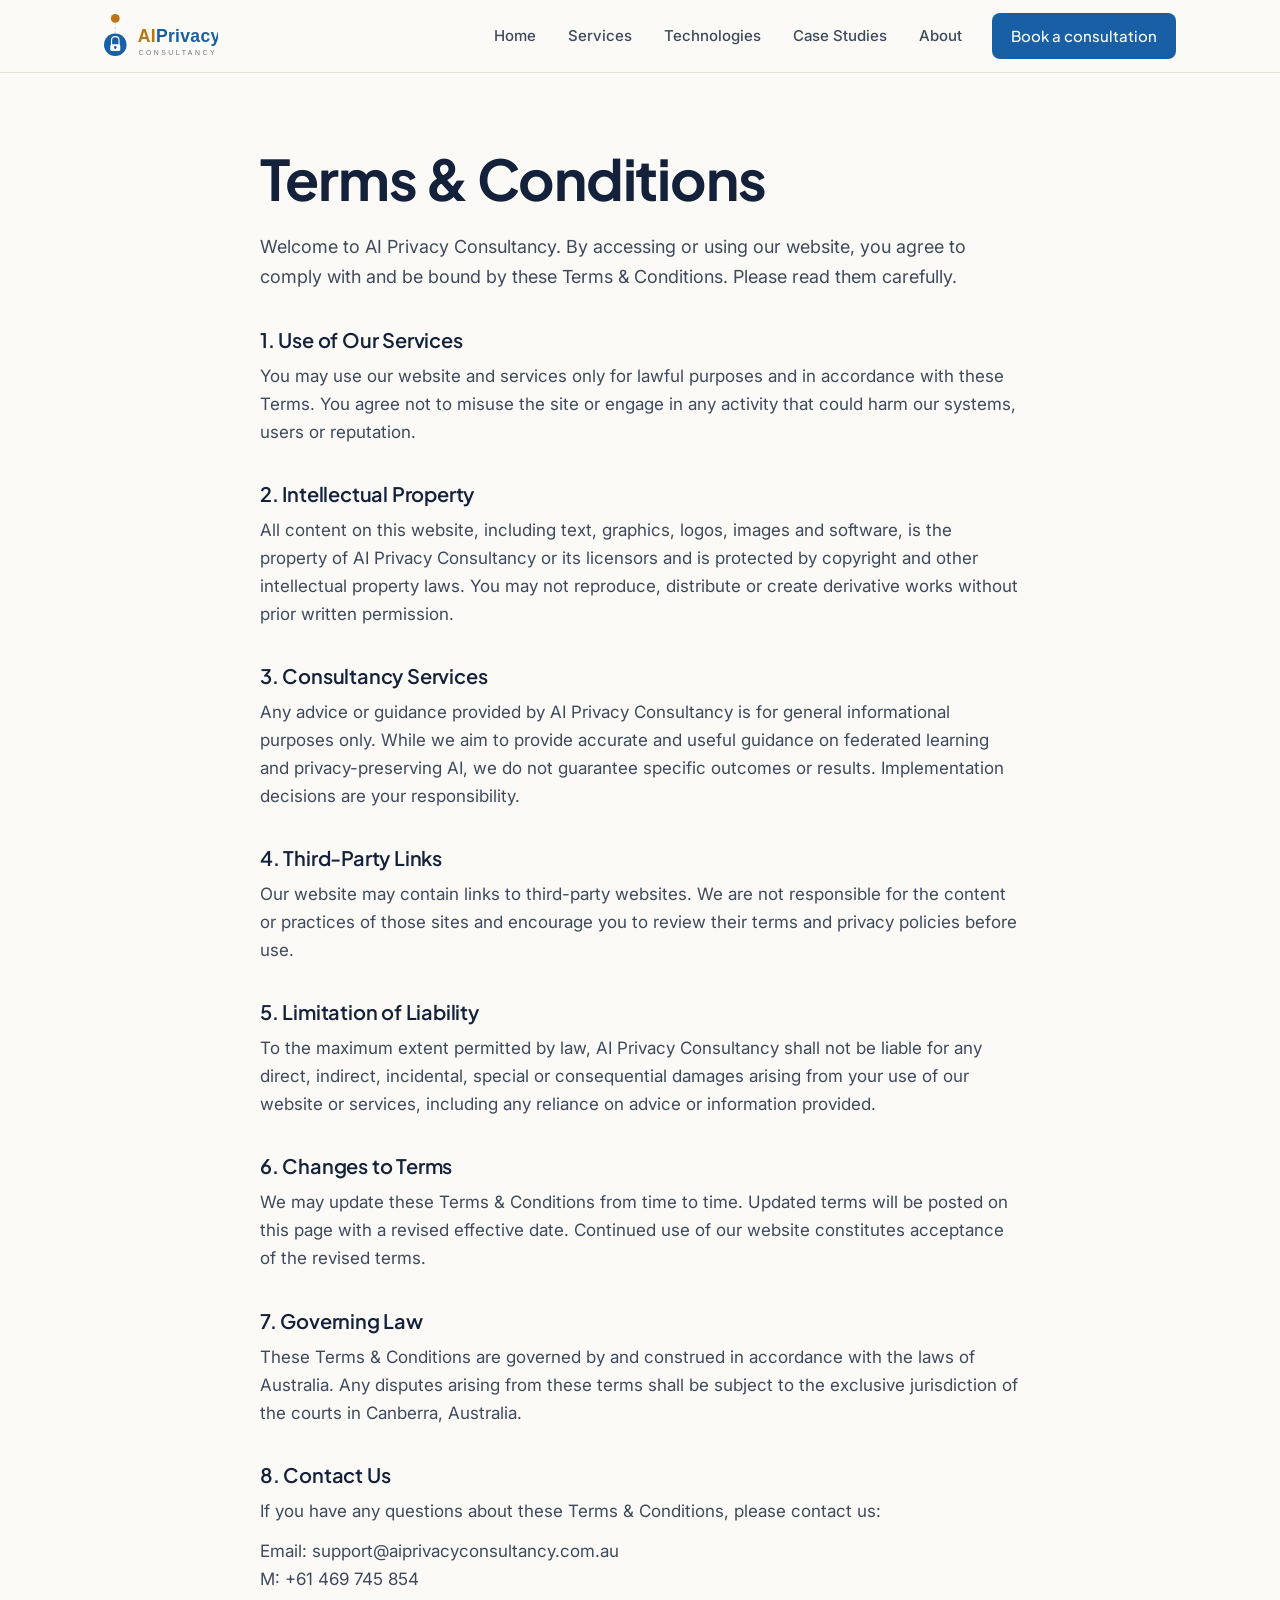
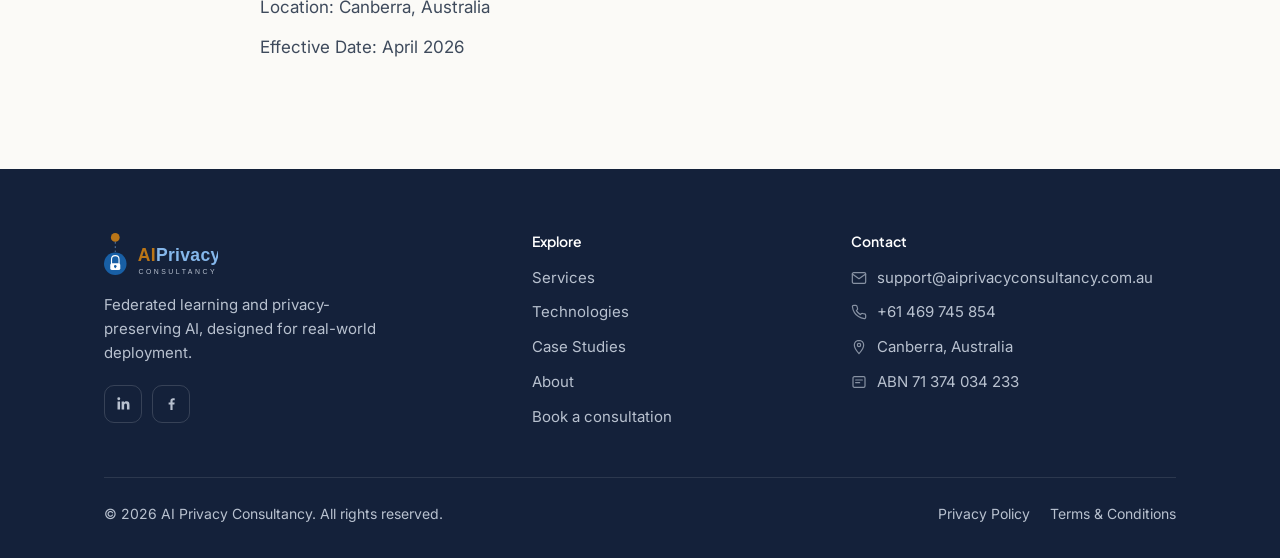
<file: terms.html>
<!DOCTYPE html>
<html lang="en">
<head>
  <meta charset="UTF-8">
  <meta name="viewport" content="width=device-width, initial-scale=1.0">
  <title>Terms &amp; Conditions | AI Privacy Consultancy</title>
  <meta name="description" content="Terms and conditions for using the AI Privacy Consultancy website.">
  <link rel="icon" type="image/svg+xml" href="images/logo_title.svg">
  <link rel="preconnect" href="https://fonts.googleapis.com">
  <link rel="preconnect" href="https://fonts.gstatic.com" crossorigin>
  <link href="https://fonts.googleapis.com/css2?family=Inter:wght@400;500;600&family=Plus+Jakarta+Sans:wght@600;700&display=swap" rel="stylesheet">
  <link rel="stylesheet" href="style.css?v=634c59dc">
</head>
<body>

  <header class="site-header">
    <div class="container nav">
      <a href="index.html" class="nav-logo" aria-label="AI Privacy Consultancy home">
        <img src="images/logo.svg" alt="AI Privacy Consultancy" width="182" height="70">
      </a>
      <button class="nav-toggle" aria-label="Open menu" aria-expanded="false" aria-controls="nav-links">
        <svg viewBox="0 0 24 24" fill="none" stroke="currentColor" stroke-width="2" stroke-linecap="round" aria-hidden="true"><path d="M4 7h16M4 12h16M4 17h16"/></svg>
      </button>
      <ul class="nav-links" id="nav-links">
        <li><a href="index.html">Home</a></li>
        <li><a href="services.html">Services</a></li>
        <li><a href="technologies.html">Technologies</a></li>
        <li><a href="case-studies.html">Case Studies</a></li>
        <li><a href="about.html">About</a></li>
        <li><a href="contact.html" class="btn btn-primary">Book a consultation</a></li>
      </ul>
    </div>
  </header>

  <main>

    <section class="container">
      <div class="policy">

      <h1 class="policy-title">Terms & Conditions</h1>

      <p class="policy-intro">
        Welcome to AI Privacy Consultancy. By accessing or using our website, you agree to comply with and be bound by these Terms & Conditions. Please read them carefully.
      </p>

      <!-- 1 -->
      <h3 class="policy-heading">1. Use of Our Services</h3>
      <p class="policy-text">
        You may use our website and services only for lawful purposes and in accordance with these Terms. You agree not to misuse the site or engage in any activity that could harm our systems, users or reputation.
      </p>

      <!-- 2 -->
      <h3 class="policy-heading">2. Intellectual Property</h3>
      <p class="policy-text">
        All content on this website, including text, graphics, logos, images and software, is the property of AI Privacy Consultancy or its licensors and is protected by copyright and other intellectual property laws. You may not reproduce, distribute or create derivative works without prior written permission.
      </p>

      <!-- 3 -->
      <h3 class="policy-heading">3. Consultancy Services</h3>
      <p class="policy-text">
        Any advice or guidance provided by AI Privacy Consultancy is for general informational purposes only. While we aim to provide accurate and useful guidance on federated learning and privacy-preserving AI, we do not guarantee specific outcomes or results. Implementation decisions are your responsibility.
      </p>

      <!-- 4 -->
      <h3 class="policy-heading">4. Third-Party Links</h3>
      <p class="policy-text">
        Our website may contain links to third-party websites. We are not responsible for the content or practices of those sites and encourage you to review their terms and privacy policies before use.
      </p>

      <!-- 5 -->
      <h3 class="policy-heading">5. Limitation of Liability</h3>
      <p class="policy-text">
        To the maximum extent permitted by law, AI Privacy Consultancy shall not be liable for any direct, indirect, incidental, special or consequential damages arising from your use of our website or services, including any reliance on advice or information provided.
      </p>

      <!-- 6 -->
      <h3 class="policy-heading">6. Changes to Terms</h3>
      <p class="policy-text">
        We may update these Terms & Conditions from time to time. Updated terms will be posted on this page with a revised effective date. Continued use of our website constitutes acceptance of the revised terms.
      </p>

      <!-- 7 -->
      <h3 class="policy-heading">7. Governing Law</h3>
      <p class="policy-text">
        These Terms & Conditions are governed by and construed in accordance with the laws of Australia. Any disputes arising from these terms shall be subject to the exclusive jurisdiction of the courts in Canberra, Australia.
      </p>

      <!-- 8 -->
      <h3 class="policy-heading">8. Contact Us</h3>
      <p class="policy-text">
        If you have any questions about these Terms & Conditions, please contact us:
      </p>

      <p class="policy-text">
        Email: support@aiprivacyconsultancy.com.au<br>
        M: +61 469 745 854 <br>
        Location: Canberra, Australia
      </p>

      <p class="policy-text">
        Effective Date: April 2026
      </p>

</div>
    </section>

  </main>

  <footer class="site-footer">
    <div class="container">
      <div class="footer-grid">
        <div class="footer-brand">
          <img src="images/logo_footer.svg" alt="AI Privacy Consultancy" width="182" height="70">
          <p>Federated learning and privacy-preserving AI, designed for real-world deployment.</p>
          <div class="social">
            <a href="https://www.linkedin.com/company/aiprivacyconsultancy/about/" target="_blank" rel="noopener" aria-label="LinkedIn">
              <svg viewBox="0 0 24 24" fill="currentColor" aria-hidden="true"><path d="M20.45 20.45h-3.56v-5.57c0-1.33-.02-3.04-1.85-3.04-1.85 0-2.14 1.45-2.14 2.94v5.67H9.35V9h3.41v1.56h.05c.48-.9 1.64-1.85 3.37-1.85 3.6 0 4.27 2.37 4.27 5.46v6.28zM5.34 7.43a2.06 2.06 0 1 1 0-4.13 2.06 2.06 0 0 1 0 4.13zM7.12 20.45H3.56V9h3.56v11.45z"/></svg>
            </a>
            <a href="https://www.facebook.com/people/AIPrivacyConsultancy/61576410366729/" target="_blank" rel="noopener" aria-label="Facebook">
              <svg viewBox="0 0 24 24" fill="currentColor" aria-hidden="true"><path d="M13.5 21v-7.5h2.53l.38-2.93H13.5V8.7c0-.85.24-1.43 1.45-1.43h1.55V4.65a20.6 20.6 0 0 0-2.26-.12c-2.24 0-3.77 1.37-3.77 3.88v2.16H7.94v2.93h2.53V21h3.03z"/></svg>
            </a>
          </div>
        </div>

        <div class="footer-col">
          <h4>Explore</h4>
          <ul>
            <li><a href="services.html">Services</a></li>
            <li><a href="technologies.html">Technologies</a></li>
            <li><a href="case-studies.html">Case Studies</a></li>
            <li><a href="about.html">About</a></li>
            <li><a href="contact.html">Book a consultation</a></li>
          </ul>
        </div>

        <div class="footer-col">
          <h4>Contact</h4>
          <ul>
            <li>
              <svg viewBox="0 0 24 24" fill="none" stroke="currentColor" stroke-width="1.8" stroke-linecap="round" stroke-linejoin="round" aria-hidden="true"><rect x="2" y="4" width="20" height="16" rx="2"/><path d="M2 6l10 7 10-7"/></svg>
              <a href="mailto:support@aiprivacyconsultancy.com.au">support@aiprivacyconsultancy.com.au</a>
            </li>
            <li>
              <svg viewBox="0 0 24 24" fill="none" stroke="currentColor" stroke-width="1.8" stroke-linecap="round" stroke-linejoin="round" aria-hidden="true"><path d="M22 16.92v3a2 2 0 0 1-2.18 2 19.8 19.8 0 0 1-8.63-3.07 19.5 19.5 0 0 1-6-6A19.8 19.8 0 0 1 2.12 4.18 2 2 0 0 1 4.11 2h3a2 2 0 0 1 2 1.72c.13.96.36 1.9.7 2.81a2 2 0 0 1-.45 2.11L8.09 9.91a16 16 0 0 0 6 6l1.27-1.27a2 2 0 0 1 2.11-.45c.91.34 1.85.57 2.81.7A2 2 0 0 1 22 16.92z"/></svg>
              <a href="tel:+61469745854">+61 469 745 854</a>
            </li>
            <li>
              <svg viewBox="0 0 24 24" fill="none" stroke="currentColor" stroke-width="1.8" stroke-linecap="round" stroke-linejoin="round" aria-hidden="true"><path d="M12 2C8.13 2 5 5.13 5 9c0 5.25 7 13 7 13s7-7.75 7-13c0-3.87-3.13-7-7-7z"/><circle cx="12" cy="9" r="2.5"/></svg>
              <span>Canberra, Australia</span>
            </li>
            <li>
              <svg viewBox="0 0 24 24" fill="none" stroke="currentColor" stroke-width="1.8" stroke-linecap="round" stroke-linejoin="round" aria-hidden="true"><rect x="3" y="4" width="18" height="16" rx="2"/><path d="M7 9h10M7 13h6"/></svg>
              <span>ABN 71 374 034 233</span>
            </li>
          </ul>
        </div>
      </div>

      <div class="footer-bottom">
        <span>&copy; 2026 AI Privacy Consultancy. All rights reserved.</span>
        <nav aria-label="Legal">
          <a href="privacy.html">Privacy Policy</a>
          <a href="terms.html">Terms &amp; Conditions</a>
        </nav>
      </div>
    </div>
  </footer>

  <script src="main.js?v={asset_version('main.js')}"></script>

</body>
</html>
</file>
<file: style.css>
/* ==========================================================
   AI Privacy Consultancy — site styles
   Palette derived from the logo: blue #185FA5, amber #BA7517
   ========================================================== */

:root {
  --bg:          #FBFAF7;
  --surface:     #FFFFFF;
  --sand:        #F4F1EA;
  --ink:         #14213A;
  --text:        #3E4A5C;
  --muted:       #6B7685;
  --line:        #E5E1D8;

  --blue:        #185FA5;
  --blue-hover:  #134D87;
  --blue-soft:   #EAF1F9;
  --amber:       #BA7517;
  --amber-ink:   #94590C;
  --amber-soft:  #FBF2E3;

  --radius:      14px;
  --shadow:      0 1px 2px rgba(20,33,58,.04), 0 8px 24px rgba(20,33,58,.06);
  --font-head:   'Plus Jakarta Sans', system-ui, -apple-system, sans-serif;
  --font-body:   'Inter', system-ui, -apple-system, sans-serif;
  --max:         1120px;
  --gutter:      24px;
}

/* ---------- Base ---------- */

*, *::before, *::after { box-sizing: border-box; margin: 0; padding: 0; }
html { scroll-behavior: smooth; }

body {
  font-family: var(--font-body);
  font-size: 17px;
  line-height: 1.65;
  color: var(--text);
  background: var(--bg);
  -webkit-font-smoothing: antialiased;
}

img, svg { display: block; max-width: 100%; }
img { height: auto; }
a { color: var(--blue); text-decoration: none; }
a:hover { color: var(--blue-hover); }

h1, h2, h3, h4 {
  font-family: var(--font-head);
  color: var(--ink);
  line-height: 1.2;
  letter-spacing: -0.02em;
}
h1 { font-size: clamp(36px, 5vw, 56px); font-weight: 700; }
h2 { font-size: clamp(28px, 3.4vw, 40px); font-weight: 700; }
h3 { font-size: 20px; font-weight: 600; letter-spacing: -0.01em; }
h4 { font-size: 16px; font-weight: 600; letter-spacing: 0; }

.accent { color: var(--blue); }

.container {
  width: 100%;
  max-width: var(--max);
  margin: 0 auto;
  padding: 0 var(--gutter);
}

section { padding: 96px 0; }
.section-sand { background: var(--sand); }

.eyebrow {
  display: inline-block;
  font-size: 13px;
  font-weight: 600;
  letter-spacing: 0.08em;
  text-transform: uppercase;
  color: var(--amber-ink);
  margin-bottom: 14px;
}

.section-head { max-width: 680px; margin-bottom: 48px; }
.section-head p { margin-top: 16px; font-size: 18px; color: var(--muted); }
.section-head.center { margin-left: auto; margin-right: auto; text-align: center; }

/* ---------- Buttons ---------- */

.btn {
  display: inline-flex;
  align-items: center;
  gap: 8px;
  font-family: var(--font-head);
  font-size: 15px;
  font-weight: 600;
  padding: 13px 22px;
  border-radius: 10px;
  border: 1px solid transparent;
  cursor: pointer;
  transition: background .2s, color .2s, border-color .2s, transform .2s;
}
.btn svg { width: 16px; height: 16px; transition: transform .2s; }
.btn:hover svg { transform: translateX(3px); }

.btn-primary { background: var(--blue); color: #fff; }
.btn-primary:hover { background: var(--blue-hover); color: #fff; }

.btn-secondary { background: var(--surface); color: var(--ink); border-color: var(--line); }
.btn-secondary:hover { border-color: var(--blue); color: var(--blue); }

.btn-light { background: #fff; color: var(--blue); }
.btn-light:hover { background: var(--amber-soft); color: var(--blue-hover); }

.btn-row { display: flex; flex-wrap: wrap; gap: 12px; }

.text-link {
  display: inline-flex;
  align-items: center;
  gap: 6px;
  font-weight: 600;
  font-size: 15px;
}
.text-link svg { width: 14px; height: 14px; transition: transform .2s; }
.text-link:hover svg { transform: translateX(3px); }

/* ---------- Navigation ---------- */

.site-header {
  position: sticky;
  top: 0;
  z-index: 50;
  background: rgba(251,250,247,.9);
  backdrop-filter: saturate(180%) blur(12px);
  -webkit-backdrop-filter: saturate(180%) blur(12px);
  border-bottom: 1px solid var(--line);
}

.nav {
  display: flex;
  align-items: center;
  justify-content: space-between;
  height: 72px;
}

.nav-logo img { height: 44px; width: auto; }

.nav-links {
  display: flex;
  align-items: center;
  gap: 4px;
  list-style: none;
}
.nav-links a {
  display: block;
  padding: 8px 14px;
  font-size: 15px;
  font-weight: 500;
  color: var(--text);
  border-radius: 8px;
}
.nav-links a:hover { color: var(--ink); background: var(--sand); }
.nav-links a.active { color: var(--blue); }
.nav-links .btn { margin-left: 12px; padding: 10px 18px; color: #fff; }
.nav-links .btn:hover { color: #fff; background: var(--blue-hover); }

.nav-toggle {
  display: none;
  width: 44px;
  height: 44px;
  align-items: center;
  justify-content: center;
  background: none;
  border: 1px solid var(--line);
  border-radius: 10px;
  color: var(--ink);
  cursor: pointer;
}
.nav-toggle svg { width: 20px; height: 20px; }

/* ---------- Hero ---------- */

.hero { padding: 88px 0 96px; }

.hero-grid {
  display: grid;
  grid-template-columns: 1.1fr 0.9fr;
  gap: 56px;
  align-items: center;
}

.hero h1 { margin-bottom: 24px; }
.hero-lead { font-size: 19px; max-width: 540px; margin-bottom: 36px; }

.page-hero { padding: 80px 0 56px; }
.page-hero .lead { font-size: 19px; max-width: 640px; margin-top: 20px; color: var(--muted); }

/* FL diagram */
.fl-diagram { width: 100%; max-width: 460px; margin-left: auto; }
.fl-diagram .link { stroke: var(--blue); stroke-opacity: .35; stroke-width: 1.5; stroke-dasharray: 4 6; animation: flow 1.6s linear infinite; }
.fl-diagram .client { fill: var(--surface); stroke: var(--line); stroke-width: 1.5; }
.fl-diagram .data { fill: var(--amber); }
.fl-diagram .server { fill: var(--blue); }
.fl-diagram .ring { fill: none; stroke: var(--blue); stroke-opacity: .25; animation: pulse 3.2s ease-out infinite; transform-origin: 220px 215px; }
.fl-diagram .label { font-family: var(--font-body); font-size: 13px; font-weight: 500; fill: var(--muted); }
.fl-diagram .server-label { font-family: var(--font-head); font-size: 13px; font-weight: 600; fill: #fff; }

.legend {
  display: flex;
  justify-content: center;
  gap: 20px;
  margin-top: 12px;
  font-size: 13px;
  color: var(--muted);
}
.legend span { display: inline-flex; align-items: center; gap: 8px; }
.legend i { width: 10px; height: 10px; border-radius: 50%; display: inline-block; }

@keyframes flow  { to { stroke-dashoffset: -20; } }
@keyframes pulse { 0% { transform: scale(1); opacity: .9; } 100% { transform: scale(1.5); opacity: 0; } }

/* ---------- Cards & grids ---------- */

.grid-2 { display: grid; grid-template-columns: repeat(2, 1fr); gap: 24px; }
.grid-3 { display: grid; grid-template-columns: repeat(3, 1fr); gap: 24px; }

.card {
  background: var(--surface);
  border: 1px solid var(--line);
  border-radius: var(--radius);
  padding: 32px;
}
.card h3 { margin-bottom: 10px; }
.card p { font-size: 16px; }

.card-feature { background: var(--blue); border-color: var(--blue); }
.card-feature h3, .card-feature p { color: #fff; }
.card-feature p { opacity: .9; }

.icon-badge {
  width: 44px;
  height: 44px;
  border-radius: 12px;
  display: flex;
  align-items: center;
  justify-content: center;
  background: var(--blue-soft);
  color: var(--blue);
  margin-bottom: 20px;
  font-family: var(--font-head);
  font-weight: 700;
  font-size: 15px;
}
.icon-badge svg { width: 22px; height: 22px; }
.icon-badge.amber { background: var(--amber-soft); color: var(--amber-ink); }
.card-feature .icon-badge { background: rgba(255,255,255,.15); color: #fff; }

.card .text-link { margin-top: 20px; }

/* Industries */
.industries { display: grid; grid-template-columns: repeat(5, 1fr); gap: 16px; }
.industry {
  background: var(--surface);
  border: 1px solid var(--line);
  border-radius: var(--radius);
  padding: 24px 20px;
}
.industry svg { width: 28px; height: 28px; color: var(--blue); margin-bottom: 14px; }
.industry h4 { margin-bottom: 6px; }
.industry p { font-size: 14px; line-height: 1.55; color: var(--muted); }

/* ---------- CTA band ---------- */

.cta-band {
  background: var(--blue);
  border-radius: 20px;
  padding: 64px 48px;
  text-align: center;
  color: #fff;
}
.cta-band h2 { color: #fff; max-width: 620px; margin: 0 auto 14px; }
.cta-band p { max-width: 520px; margin: 0 auto 32px; opacity: .9; }
.cta-band .btn-row { justify-content: center; }
.cta-section { padding: 0 0 96px; }

/* ---------- Services page ---------- */

.service-block {
  display: grid;
  grid-template-columns: 0.9fr 1.1fr;
  gap: 48px;
  padding: 48px 0;
  border-top: 1px solid var(--line);
}
.service-block:first-of-type { border-top: none; padding-top: 0; }
.service-block h2 { font-size: clamp(24px, 2.6vw, 32px); margin-bottom: 12px; }
.service-block .summary { color: var(--muted); }

.check-list { list-style: none; display: grid; gap: 14px; }
.check-list li { display: flex; gap: 12px; align-items: flex-start; }
.check-list li::before {
  content: '';
  flex-shrink: 0;
  width: 20px;
  height: 20px;
  margin-top: 3px;
  border-radius: 50%;
  background: var(--blue-soft) url("data:image/svg+xml,%3Csvg xmlns='http://www.w3.org/2000/svg' viewBox='0 0 20 20'%3E%3Cpath d='M6 10.5l2.5 2.5L14 7.5' fill='none' stroke='%23185FA5' stroke-width='1.8' stroke-linecap='round' stroke-linejoin='round'/%3E%3C/svg%3E") center / 20px no-repeat;
}

.deliverables { display: flex; flex-wrap: wrap; gap: 8px; margin-top: 24px; }
.chip {
  display: inline-block;
  font-size: 13px;
  font-weight: 500;
  padding: 5px 12px;
  border-radius: 999px;
  background: var(--amber-soft);
  color: var(--amber-ink);
}
.chip.blue { background: var(--blue-soft); color: var(--blue); }

/* ---------- Technologies page ---------- */

.tech-group {
  display: grid;
  grid-template-columns: 0.8fr 1.2fr;
  gap: 48px;
  padding: 48px 0;
  border-top: 1px solid var(--line);
}
.tech-group:first-of-type { border-top: none; padding-top: 0; }
.tech-group h2 { font-size: clamp(24px, 2.6vw, 30px); margin-bottom: 12px; }
.tech-group > div > p { color: var(--muted); }

.tech-list { display: grid; gap: 12px; }
.tech-item {
  background: var(--surface);
  border: 1px solid var(--line);
  border-radius: 12px;
  padding: 18px 22px;
}
.tech-item h4 { margin-bottom: 4px; }
.tech-item p { font-size: 15px; color: var(--muted); }

/* ---------- Case studies ---------- */

.case {
  background: var(--surface);
  border: 1px solid var(--line);
  border-radius: 20px;
  padding: 48px;
  margin-bottom: 32px;
}
.case-head { max-width: 760px; margin-bottom: 36px; }
.case-head h2 { font-size: clamp(24px, 2.8vw, 34px); margin-bottom: 14px; }
.case-head .chips { display: flex; flex-wrap: wrap; gap: 8px; margin-bottom: 16px; }

.case-body { display: grid; grid-template-columns: 1fr 1fr; gap: 40px; margin-bottom: 40px; }
.case-body h4 { margin-bottom: 8px; color: var(--ink); }
.case-body p { font-size: 16px; margin-bottom: 24px; }

.spec-table { width: 100%; border-collapse: collapse; font-size: 15px; }
.spec-table th, .spec-table td { text-align: left; padding: 10px 0; border-bottom: 1px solid var(--line); vertical-align: top; }
.spec-table th { font-weight: 500; color: var(--muted); width: 38%; }
.spec-table td { color: var(--ink); font-weight: 500; }

.steps { list-style: none; counter-reset: step; display: grid; gap: 14px; }
.steps li { counter-increment: step; display: flex; gap: 14px; font-size: 16px; }
.steps li::before {
  content: counter(step);
  flex-shrink: 0;
  width: 26px;
  height: 26px;
  border-radius: 50%;
  background: var(--blue-soft);
  color: var(--blue);
  font-family: var(--font-head);
  font-weight: 700;
  font-size: 13px;
  display: flex;
  align-items: center;
  justify-content: center;
  margin-top: 1px;
}

.stats { display: grid; grid-template-columns: repeat(3, 1fr); gap: 16px; }
.stat { background: var(--sand); border-radius: 14px; padding: 24px; }
.stat strong {
  display: block;
  font-family: var(--font-head);
  font-size: 34px;
  font-weight: 700;
  letter-spacing: -0.02em;
  color: var(--blue);
  margin-bottom: 4px;
}
.stat span { font-size: 14px; color: var(--muted); line-height: 1.5; display: block; }

.note { font-size: 14px; color: var(--muted); }

/* ---------- About ---------- */

.about-hero { padding: 80px 0; }
.about-intro { display: grid; grid-template-columns: 280px 1fr; gap: 56px; align-items: center; }
.about-photo { width: 280px; height: 280px; object-fit: cover; border-radius: 20px; box-shadow: var(--shadow); }
.about-intro h1 { font-size: clamp(36px, 4.6vw, 52px); }
.about-role { font-family: var(--font-head); font-weight: 600; color: var(--blue); font-size: 18px; margin: 8px 0 18px; }
.about-intro .lead { font-size: 18px; color: var(--muted); max-width: 560px; margin-bottom: 28px; }

.cred-strip {
  display: grid;
  grid-template-columns: repeat(3, 1fr);
  background: var(--surface);
  border: 1px solid var(--line);
  border-radius: var(--radius);
}
.cred { padding: 28px; }
.cred + .cred { border-left: 1px solid var(--line); }
.cred .icon-badge { margin-bottom: 14px; }
.cred h4 { margin-bottom: 4px; }
.cred p { font-size: 15px; color: var(--muted); }

.about-text { display: grid; grid-template-columns: 1.4fr 1fr; gap: 56px; align-items: center; margin-top: 64px; }
.about-text .callout { margin-top: 0; }
.about-text h2 { margin-bottom: 20px; }
.about-text p { font-size: 18px; }
.about-text p + p { margin-top: 16px; }

.callout {
  margin-top: 40px;
  padding: 28px 32px;
  border-left: 4px solid var(--amber);
  background: var(--amber-soft);
  border-radius: 0 var(--radius) var(--radius) 0;
}
.callout p { font-size: 17px; color: var(--ink); }

/* ---------- Contact ---------- */

.contact-grid { display: grid; grid-template-columns: 0.85fr 1.15fr; gap: 64px; align-items: start; }
.contact-grid h1 { font-size: clamp(34px, 4.4vw, 48px); margin-bottom: 18px; }
.contact-grid .lead { color: var(--muted); font-size: 18px; margin-bottom: 36px; }

.trust-list { list-style: none; display: grid; gap: 20px; }
.trust-list li { display: flex; gap: 14px; }
.trust-list .icon-badge { width: 40px; height: 40px; margin: 0; flex-shrink: 0; }
.trust-list strong { display: block; color: var(--ink); font-family: var(--font-head); font-weight: 600; }
.trust-list span { font-size: 15px; color: var(--muted); }

.contact-direct { margin-top: 36px; padding-top: 28px; border-top: 1px solid var(--line); font-size: 15px; display: grid; gap: 6px; }

.form-card {
  background: var(--surface);
  border: 1px solid var(--line);
  border-radius: 20px;
  padding: 40px;
  box-shadow: var(--shadow);
}
.form-row { display: grid; grid-template-columns: 1fr 1fr; gap: 16px; }
.field { display: flex; flex-direction: column; gap: 8px; margin-bottom: 20px; }
.field label, .field .label { font-size: 14px; font-weight: 600; color: var(--ink); }
.field label .req { color: var(--amber); }

.input, .select, .textarea {
  font: inherit;
  font-size: 16px;
  color: var(--ink);
  background: var(--bg);
  border: 1px solid var(--line);
  border-radius: 10px;
  padding: 12px 14px;
  width: 100%;
  transition: border-color .2s, box-shadow .2s, background .2s;
}
.textarea { min-height: 130px; resize: vertical; }
.select {
  appearance: none;
  background-image: url("data:image/svg+xml,%3Csvg xmlns='http://www.w3.org/2000/svg' viewBox='0 0 12 8'%3E%3Cpath d='M1 1.5l5 5 5-5' fill='none' stroke='%236B7685' stroke-width='1.5' stroke-linecap='round'/%3E%3C/svg%3E");
  background-repeat: no-repeat;
  background-position: right 14px center;
  background-size: 12px;
  padding-right: 40px;
}
.input:focus, .select:focus, .textarea:focus {
  outline: none;
  background: #fff;
  border-color: var(--blue);
  box-shadow: 0 0 0 3px var(--blue-soft);
}

.pills { display: flex; flex-wrap: wrap; gap: 8px; }
.pill input { position: absolute; opacity: 0; pointer-events: none; }
.pill span {
  display: inline-block;
  padding: 8px 14px;
  font-size: 14px;
  font-weight: 500;
  border: 1px solid var(--line);
  border-radius: 999px;
  background: var(--bg);
  cursor: pointer;
  transition: all .15s;
}
.pill span:hover { border-color: var(--blue); }
.pill input:checked + span { background: var(--blue); border-color: var(--blue); color: #fff; }
.pill input:focus-visible + span { box-shadow: 0 0 0 3px var(--blue-soft); }

.form-card .btn { width: 100%; justify-content: center; margin-top: 4px; }
.form-card .btn[disabled] { opacity: .6; cursor: wait; }
.form-note { margin-top: 14px; font-size: 13px; color: var(--muted); text-align: center; }
.form-error { display: none; margin-top: 14px; font-size: 14px; color: #B42318; text-align: center; }
.form-error.show { display: block; }

/* ---------- Success page ---------- */

.success { max-width: 600px; margin: 0 auto; text-align: center; padding: 96px 0; }
.success-tick {
  width: 64px;
  height: 64px;
  border-radius: 50%;
  background: var(--blue-soft);
  color: var(--blue);
  display: flex;
  align-items: center;
  justify-content: center;
  margin: 0 auto 28px;
}
.success-tick svg { width: 28px; height: 28px; }
.success-tick path { stroke-dasharray: 30; stroke-dashoffset: 30; animation: tick .6s ease forwards .2s; }
@keyframes tick { to { stroke-dashoffset: 0; } }
.success h1 { font-size: clamp(30px, 4vw, 40px); margin-bottom: 14px; }
.success > p { color: var(--muted); margin-bottom: 32px; }

.summary-card { text-align: left; margin-bottom: 36px; padding: 24px 28px; }
.summary-card h4 { margin-bottom: 8px; font-size: 13px; text-transform: uppercase; letter-spacing: .08em; color: var(--muted); }
.summary-row { display: grid; grid-template-columns: 140px 1fr; gap: 16px; padding: 10px 0; border-bottom: 1px solid var(--line); font-size: 15px; }
.summary-row:last-child { border-bottom: none; }
.summary-row dt { color: var(--muted); }
.summary-row dd { color: var(--ink); white-space: pre-wrap; word-break: break-word; }

/* ---------- Policy pages ---------- */

.policy { max-width: 760px; margin: 0 auto; padding: 72px 0 96px; }
.policy-title { margin-bottom: 20px; }
.policy-intro { font-size: 18px; margin-bottom: 16px; }
.policy-heading { margin: 36px 0 10px; font-size: 20px; }
.policy-text { margin-bottom: 12px; }
.policy-list { margin: 0 0 12px 22px; display: grid; gap: 6px; }
.policy strong { color: var(--ink); }

/* ---------- Footer ---------- */

.site-footer { background: var(--ink); color: #B8C1CF; padding: 64px 0 32px; font-size: 15px; }
.site-footer a { color: #B8C1CF; }
.site-footer a:hover { color: #fff; }

.footer-grid { display: grid; grid-template-columns: 1.4fr 1fr 1.2fr; gap: 48px; margin-bottom: 48px; }
.footer-brand img { height: 44px; width: auto; margin-bottom: 16px; }
.footer-brand p { max-width: 300px; line-height: 1.6; }
.footer-col h4 { color: #fff; font-size: 14px; margin-bottom: 16px; }
.footer-col ul { list-style: none; display: grid; gap: 10px; }
.footer-col li { display: flex; gap: 10px; align-items: flex-start; }
.footer-col li svg { width: 16px; height: 16px; flex-shrink: 0; margin-top: 4px; opacity: .7; }

.social { display: flex; gap: 10px; margin-top: 20px; }
.social a {
  width: 38px;
  height: 38px;
  border-radius: 10px;
  border: 1px solid rgba(255,255,255,.15);
  display: flex;
  align-items: center;
  justify-content: center;
  transition: border-color .2s, background .2s;
}
.social a:hover { border-color: rgba(255,255,255,.4); background: rgba(255,255,255,.06); }
.social svg { width: 17px; height: 17px; }

.footer-bottom {
  display: flex;
  flex-wrap: wrap;
  justify-content: space-between;
  gap: 12px;
  padding-top: 24px;
  border-top: 1px solid rgba(255,255,255,.1);
  font-size: 14px;
}
.footer-bottom nav { display: flex; gap: 20px; }

/* ---------- Motion ---------- */

.reveal { opacity: 0; transform: translateY(16px); transition: opacity .6s ease, transform .6s ease; }
.reveal.visible { opacity: 1; transform: none; }

@media (prefers-reduced-motion: reduce) {
  html { scroll-behavior: auto; }
  .reveal { opacity: 1; transform: none; transition: none; }
  .fl-diagram .link, .fl-diagram .ring, .success-tick path { animation: none; }
  .success-tick path { stroke-dashoffset: 0; }
}

/* ---------- Responsive ---------- */

@media (max-width: 1000px) {
  .industries { grid-template-columns: repeat(3, 1fr); }
  .footer-grid { grid-template-columns: 1fr 1fr; }
  .footer-brand { grid-column: 1 / -1; }
}

@media (max-width: 880px) {
  section { padding: 72px 0; }
  .about-hero { padding: 48px 0 56px; }
  .about-intro { grid-template-columns: 1fr; gap: 28px; }
  .about-photo { width: 200px; height: 200px; }
  .cred-strip { grid-template-columns: 1fr; }
  .cred { display: grid; grid-template-columns: 44px 1fr; column-gap: 16px; padding: 20px; }
  .cred .icon-badge { grid-row: span 2; margin: 0; }
  .about-text { grid-template-columns: 1fr; gap: 32px; }
  .cred + .cred { border-left: none; border-top: 1px solid var(--line); }
  .about-text { margin-top: 48px; }
  .nav-toggle { display: inline-flex; }
  .nav-links {
    display: none;
    position: absolute;
    top: 72px;
    left: 0;
    right: 0;
    flex-direction: column;
    align-items: stretch;
    gap: 2px;
    padding: 12px var(--gutter) 20px;
    background: var(--bg);
    border-bottom: 1px solid var(--line);
    box-shadow: var(--shadow);
  }
  .nav-links.open { display: flex; }
  .nav-links a { padding: 12px 14px; }
  .nav-links .btn { margin: 8px 0 0; justify-content: center; }

  .hero { padding: 56px 0 72px; }
  .hero-grid, .contact-grid,
  .service-block, .tech-group, .case-body { grid-template-columns: 1fr; gap: 32px; }
  .fl-diagram { margin: 0 auto; max-width: 380px; }
  .grid-3 { grid-template-columns: 1fr; }
  .case { padding: 32px 24px; }
  .cta-band { padding: 48px 24px; }
  .cta-section { padding-bottom: 72px; }
}

@media (max-width: 640px) {
  :root { --gutter: 16px; }
  body { font-size: 16px; }
  .grid-2, .stats, .form-row { grid-template-columns: 1fr; }
  .industries { grid-template-columns: 1fr 1fr; }
  .footer-grid { grid-template-columns: 1fr; gap: 36px; }
  .form-card { padding: 28px 20px; }
  .summary-row { grid-template-columns: 1fr; gap: 2px; }
  .page-hero { padding: 56px 0 40px; }
}

.section-sand + .cta-section { padding-top: 96px; }
@media (max-width: 880px) { .section-sand + .cta-section { padding-top: 72px; } }
</file>
